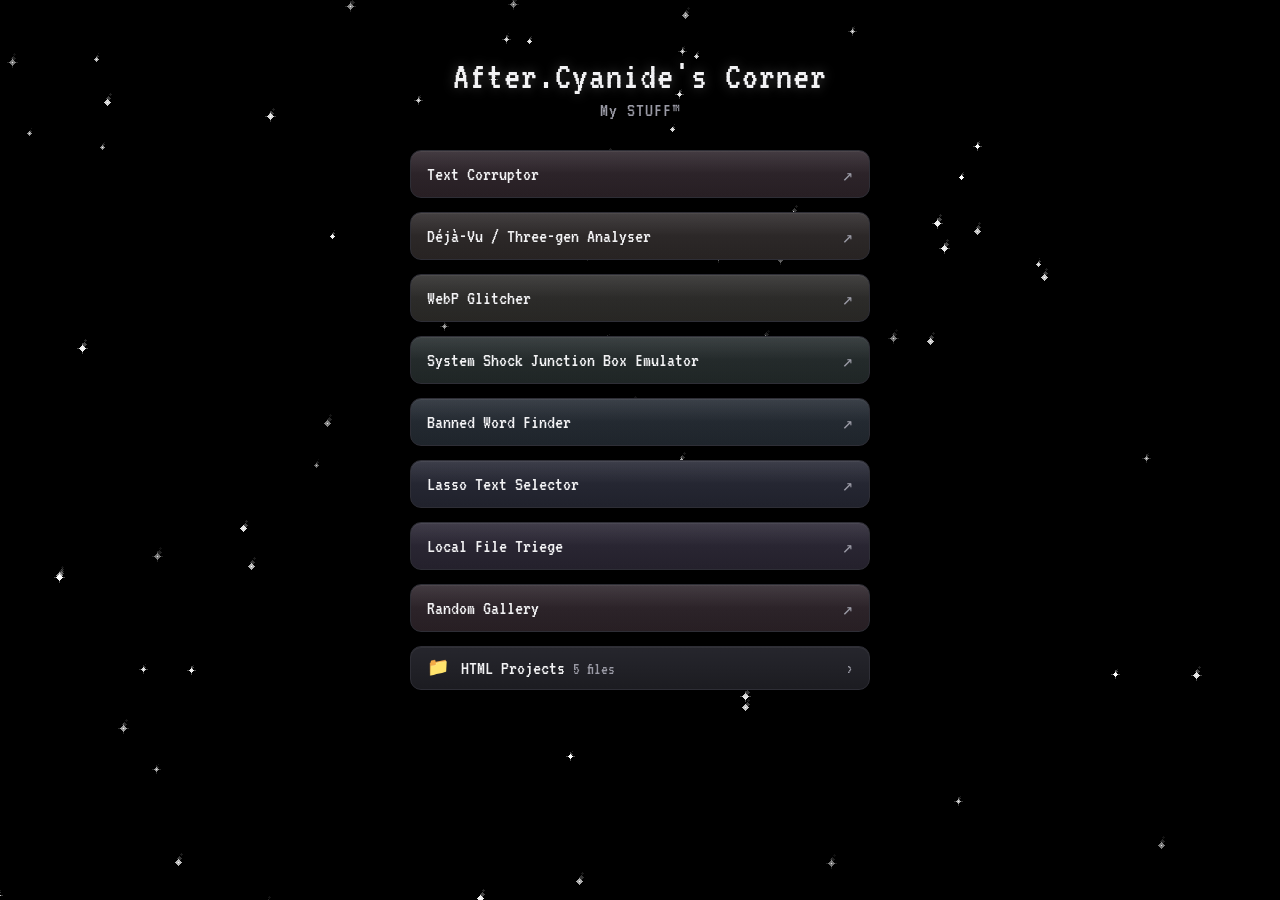
<file: index.html>
<!DOCTYPE html>
<html lang="en">
<head>
<meta charset="UTF-8" />
<meta name="viewport" content="width=device-width, initial-scale=1.0" />
<title>After.Cyanide's Corner</title>
<link rel="preconnect" href="https://fonts.googleapis.com" />
<link rel="preconnect" href="https://fonts.gstatic.com" crossorigin />
<link href="https://fonts.googleapis.com/css2?family=VT323&display=swap" rel="stylesheet" />
<style>
    :root {
        --bg: #0d0d0f;
        --surface: #1c1c21;
        --surface-hi: #26262d;
        --border: #2e2e36;
        --text: #f2f2f4;
        --muted: #9a9aa5;
        --accent: #ffffff;
    }

    * { box-sizing: border-box; }

    html, body {
        margin: 0;
        min-height: 100%;
        background: #000;
        color: var(--text);
        font-family: "VT323", "Courier New", monospace;
        font-size: 19px;
        -webkit-font-smoothing: antialiased;
    }

    /* star-shower background */
    #stars {
        position: fixed;
        inset: 0;
        width: 100%;
        height: 100%;
        display: block;
        z-index: 0;
    }

    body {
        display: flex;
        justify-content: center;
        padding: 56px 20px 72px;
    }

    .page {
        position: relative;
        z-index: 1;
        width: 100%;
        max-width: 460px;
    }

    /* ---------- Header ---------- */
    .profile {
        text-align: center;
        margin-bottom: 30px;
    }

    .profile h1 {
        margin: 0;
        font-size: 40px;
        font-weight: 400;
        letter-spacing: 1px;
        color: var(--text);
        text-shadow: 0 0 12px rgba(255, 255, 255, 0.25);
    }

    .profile p {
        margin: 4px 0 0;
        font-size: 20px;
        letter-spacing: 1px;
        color: var(--muted);
    }

    /* ---------- Views ---------- */
    .view {
        display: none;
    }

    .view.active {
        display: block;
        animation: fade 0.18s ease;
    }

    @keyframes fade {
        from { opacity: 0; transform: translateY(6px); }
        to   { opacity: 1; transform: translateY(0); }
    }

    /* ---------- Back button ---------- */
    .back {
        display: inline-flex;
        align-items: center;
        gap: 7px;
        margin-bottom: 18px;
        padding: 8px 14px;
        border-radius: 10px;
        border: 1px solid var(--border);
        background: linear-gradient(180deg, var(--surface-hi), var(--surface));
        color: var(--text);
        font: inherit;
        font-size: 19px;
        font-weight: 400;
        cursor: pointer;
        box-shadow: 0 1px 0 rgba(255, 255, 255, 0.06) inset, 0 4px 12px rgba(0, 0, 0, 0.4);
        transition: transform 0.16s ease, border-color 0.16s ease;
    }

    .back:hover {
        transform: translateX(-2px);
        border-color: #4a4a56;
    }

    .view-title {
        margin: 0 0 16px;
        font-size: 22px;
        font-weight: 400;
        letter-spacing: 2px;
        text-transform: uppercase;
        color: var(--muted);
    }

    /* ---------- Folder cards (home) ---------- */
    .folder-card {
        display: flex;
        align-items: center;
        gap: 12px;
        width: 100%;
        padding: 11px 16px;
        margin-top: 14px;
        border-radius: 11px;
        border: 1px solid var(--border);
        background: linear-gradient(180deg, var(--surface-hi), var(--surface));
        color: var(--text);
        font: inherit;
        text-align: left;
        cursor: pointer;
        box-shadow: 0 1px 0 rgba(255, 255, 255, 0.06) inset, 0 4px 12px rgba(0, 0, 0, 0.4);
        transition: transform 0.16s ease, box-shadow 0.16s ease, border-color 0.16s ease;
    }

    .folder-card:hover,
    .folder-card:focus-visible {
        transform: translateY(-2px);
        border-color: #4a4a56;
        box-shadow: 0 1px 0 rgba(255, 255, 255, 0.12) inset, 0 12px 28px rgba(0, 0, 0, 0.6);
        outline: none;
    }

    .folder-card .folder-icon {
        font-size: 18px;
        line-height: 1;
    }

    .folder-card .folder-meta {
        flex: 1;
        min-width: 0;
        display: flex;
        align-items: baseline;
        gap: 8px;
    }

    .folder-card .folder-name {
        font-size: 20px;
        font-weight: 400;
    }

    .folder-card .folder-count {
        font-size: 17px;
        color: var(--muted);
    }

    .folder-card .chev {
        color: var(--muted);
        font-size: 18px;
        transition: transform 0.16s ease, color 0.16s ease;
    }

    .folder-card:hover .chev {
        color: var(--accent);
        transform: translateX(3px);
    }

    /* ---------- Links ---------- */
    .links {
        display: flex;
        flex-direction: column;
        gap: 14px;
    }

    .link {
        position: relative;
        display: flex;
        align-items: center;
        gap: 12px;
        padding: 11px 16px;
        border-radius: 11px;
        text-decoration: none;
        color: var(--text);
        background:
            linear-gradient(180deg, var(--tinge, transparent), var(--tinge, transparent)),
            linear-gradient(180deg, var(--surface-hi), var(--surface));
        border: 1px solid var(--border);
        box-shadow:
            0 1px 0 rgba(255, 255, 255, 0.06) inset,
            0 4px 12px rgba(0, 0, 0, 0.4);
        transition: transform 0.16s ease, box-shadow 0.16s ease, border-color 0.16s ease;
        overflow: hidden;
    }

    /* glossy sheen */
    .link::before {
        content: "";
        position: absolute;
        inset: 0 0 auto 0;
        height: 50%;
        background: linear-gradient(180deg, rgba(255, 255, 255, 0.09), rgba(255, 255, 255, 0));
        pointer-events: none;
    }

    .link:hover,
    .link:focus-visible {
        transform: translateY(-2px);
        border-color: #4a4a56;
        box-shadow:
            0 1px 0 rgba(255, 255, 255, 0.12) inset,
            0 12px 28px rgba(0, 0, 0, 0.6),
            0 0 0 1px rgba(255, 255, 255, 0.05);
        outline: none;
    }

    .link:active {
        transform: translateY(0);
    }

    .meta {
        flex: 1;
        min-width: 0;
    }

    .meta .name {
        display: block;
        font-size: 20px;
        font-weight: 400;
        line-height: 1.2;
    }

    .chev {
        flex-shrink: 0;
        color: var(--muted);
        font-size: 18px;
        transition: transform 0.16s ease, color 0.16s ease;
    }

    .link:hover .chev,
    .link:focus-visible .chev {
        color: var(--accent);
        transform: translateX(3px);
    }
</style>
</head>
<body>
    <canvas id="stars"></canvas>

    <div class="page">
        <header class="profile">
            <h1>After.Cyanide's Corner</h1>
            <p>My STUFF&trade;</p>
        </header>

        <main>
            <section class="view active" id="view-home"></section>
            <section class="view" id="view-folder"></section>
        </main>
    </div>

    <script>
        /*
         * ============================================================
         *  PROJECT REGISTRY
         *
         *  LINKS   -> loose projects shown directly on the home view
         *             (Vercel / GitHub / AI Studio, etc.)
         *  SECTIONS -> folders for smaller stuff; clicking one opens
         *             a folder view with its files and a back button.
         *
         *  Each item can be either:
         *    { url: "https://...", ... }  -> external link (new tab)
         *    { file: "x.html", ... }      -> local file (folder/file)
         * ============================================================
         */
        const LINKS = [
            { url: "https://text-corruptor.vercel.app/", code: "TC", name: "Text Corruptor" },
            { url: "https://deja-vu-and-three-gen-analyser.vercel.app/", code: "DV", name: "Déjà-Vu / Three-gen Analyser" },
            { url: "https://webp-glitcher.vercel.app/", code: "WG", name: "WebP Glitcher" },
            { file: "apps/system-shock-junction/", code: "SS", name: "System Shock Junction Box Emulator" },
            { file: "apps/banned-word-finder/", code: "BW", name: "Banned Word Finder" },
            { file: "apps/lasso-text-selector/", code: "LS", name: "Lasso Text Selector" },
            { file: "apps/local-file-triege/", code: "LF", name: "Local File Triege" },
            { file: "apps/random-gallery/", code: "RG", name: "Random Gallery" }
            // Add more loose projects here:
            // { url: "https://...", code: "XX", name: "..." }
            // { file: "apps/name/", code: "XX", name: "..." }
        ];

        const SECTIONS = [
            {
                title: "HTML Projects",
                folder: "html projects",
                items: [
                    { file: "BJ.html", code: "BJ", name: "Paw-Pad 2100" },
                    { file: "CL.html", code: "CL", name: "Acquisition Required | Crash Landing" },
                    { file: "PL.html", code: "PL", name: "Tundratown / Desert Dunes" },
                    { file: "RT.html", code: "RT", name: "Rocky's School Records" },
                    { file: "SR.html", code: "SR", name: "Klyntar Mission Dossier" }
                ]
            }
            // Add more folders like this later:
            // { title: "Art", folder: "art", items: [ { file: "x.html", code: "X", name: "..." } ] }
        ];

        const homeView = document.getElementById("view-home");
        const folderView = document.getElementById("view-folder");

        function showView(view) {
            homeView.classList.toggle("active", view === "home");
            folderView.classList.toggle("active", view === "folder");
            window.scrollTo(0, 0);
        }

        /* ---------- Build a single link element ---------- */
        // subtle 5% colour tinges, cycled per link
        const TINGES = [
            "rgba(255, 80, 80, 0.05)",    // red
            "rgba(255, 170, 60, 0.05)",   // orange
            "rgba(255, 235, 90, 0.05)",   // yellow
            "rgba(90, 220, 120, 0.05)",   // green
            "rgba(80, 200, 235, 0.05)",   // cyan
            "rgba(110, 140, 255, 0.05)",  // blue
            "rgba(190, 120, 255, 0.05)"   // purple
        ];
        let tingeIndex = 0;

        function makeLink(entry, folder) {
            const a = document.createElement("a");
            a.className = "link";
            a.style.setProperty("--tinge", TINGES[tingeIndex++ % TINGES.length]);

            // Loose links (no folder) always leave the Corner -> new tab + out arrow.
            // Folder items stay in-page -> same tab + chevron.
            const leaves = !folder;
            a.href = entry.url ? entry.url : (folder ? folder + "/" : "") + entry.file;
            if (leaves) {
                a.target = "_blank";
                a.rel = "noopener noreferrer";
            }

            a.innerHTML =
                '<span class="meta">' +
                    '<span class="name">' + entry.name + '</span>' +
                '</span>' +
                '<span class="chev">' + (leaves ? '&#8599;' : '&#8250;') + '</span>';
            return a;
        }

        /* ---------- Home view: loose links, then folder cards ---------- */
        if (LINKS.length) {
            const group = document.createElement("div");
            group.className = "links";
            LINKS.forEach(function (entry) {
                group.appendChild(makeLink(entry, ""));
            });
            homeView.appendChild(group);
        }

        SECTIONS.forEach(function (section) {
            const card = document.createElement("button");
            card.type = "button";
            card.className = "folder-card";
            card.innerHTML =
                '<span class="folder-icon">&#128193;</span>' +
                '<span class="folder-meta">' +
                    '<span class="folder-name">' + section.title + '</span>' +
                    '<span class="folder-count">' + section.items.length +
                        ' file' + (section.items.length === 1 ? "" : "s") + '</span>' +
                '</span>' +
                '<span class="chev">&#8250;</span>';            card.addEventListener("click", function () {
                openFolder(section);
            });
            homeView.appendChild(card);
        });

        /* ---------- Folder view: back button + file links ---------- */
        function openFolder(section) {
            folderView.innerHTML = "";

            const back = document.createElement("button");
            back.type = "button";
            back.className = "back";
            back.innerHTML = '&#8592; Back';
            back.addEventListener("click", function () {
                showView("home");
            });
            folderView.appendChild(back);

            const title = document.createElement("h2");
            title.className = "view-title";
            title.textContent = section.title;
            folderView.appendChild(title);

            const group = document.createElement("div");
            group.className = "links";

            section.items.forEach(function (entry) {
                group.appendChild(makeLink(entry, section.folder));
            });

            folderView.appendChild(group);
            showView("folder");
        }

        /* ============================================================
         *  STAR-SHOWER BACKGROUND
         *  Pixel-art diamond stars falling diagonally (~20° left)
         *  with a short fading trail and an occasional sparkle.
         *  Rarely, a random emoji falls instead of a star.
         * ============================================================ */
        (function () {
            const canvas = document.getElementById("stars");
            const ctx = canvas.getContext("2d");
            let w, h, stars;

            const ANGLE = 20 * Math.PI / 180;   // 20° to the left
            const DX = -Math.sin(ANGLE);         // horizontal step
            const DY = Math.cos(ANGLE);          // vertical step

            const EMOJI_MIN_MS = 10000;          // earliest next emoji (10s)
            const EMOJI_MAX_MS = 16000;          // latest next emoji (16s)
            const EMOJIS = [
                "🍞", "🦝", "👾", "🛸", "🚀", "🪐", "👽", "🐸", "🍕",
                "🐰", "🦦"
            ];

            // time-gated emoji spawn: at most one every 10-16 seconds
            let nextEmojiAt = Date.now() + EMOJI_MIN_MS + Math.random() * (EMOJI_MAX_MS - EMOJI_MIN_MS);

            function resize() {
                w = canvas.width = window.innerWidth;
                h = canvas.height = window.innerHeight;
            }

            function makeStar() {
                return {
                    x: Math.random() * w,
                    y: Math.random() * h,
                    r: 2 + Math.floor(Math.random() * 2),   // diamond radius 2-3px
                    speed: 1.2 + Math.random() * 2.2,
                    alpha: 0.4 + Math.random() * 0.6,
                    glint: Math.random() < 0.45,              // sparkle cross
                    emoji: null,
                    size: 18 + Math.random() * 10             // emoji font size
                };
            }

            // turn a random star into an emoji falling from the top
            function spawnEmoji() {
                if (!stars.length) return;
                const s = stars[Math.floor(Math.random() * stars.length)];
                s.emoji = EMOJIS[Math.floor(Math.random() * EMOJIS.length)];
                s.size = 18 + Math.random() * 10;
                s.x = Math.random() * w;
                s.y = -s.size;
                s.speed = 1.2 + Math.random() * 2.2;
                s.alpha = 0.4 + Math.random() * 0.6;
            }

            // draw a pixel-art diamond centred on (cx, cy)
            function diamond(cx, cy, r, alpha) {
                ctx.fillStyle = "rgba(255, 255, 255, " + alpha + ")";
                for (let dy = -r; dy <= r; dy++) {
                    const half = r - Math.abs(dy);
                    ctx.fillRect(Math.round(cx - half), Math.round(cy + dy), half * 2 + 1, 1);
                }
            }

            function init() {
                resize();
                const count = Math.round((w * h) / 16000);
                stars = [];
                for (let i = 0; i < count; i++) stars.push(makeStar());
            }

            function draw() {
                ctx.clearRect(0, 0, w, h);

                // time-gated emoji spawn
                if (Date.now() >= nextEmojiAt) {
                    spawnEmoji();
                    nextEmojiAt = Date.now() + EMOJI_MIN_MS + Math.random() * (EMOJI_MAX_MS - EMOJI_MIN_MS);
                }

                for (let i = 0; i < stars.length; i++) {
                    const s = stars[i];

                    // rare emoji particle
                    if (s.emoji) {
                        ctx.font = s.size + "px serif";
                        ctx.textAlign = "center";
                        ctx.textBaseline = "middle";
                        ctx.globalAlpha = s.alpha;
                        ctx.fillText(s.emoji, s.x, s.y);
                        ctx.globalAlpha = 1;

                        s.x += DX * s.speed;
                        s.y += DY * s.speed;

                        if (s.y > h + s.size || s.x < -s.size) {
                            stars[i] = makeStar();
                            stars[i].y = -stars[i].size;
                            stars[i].x = Math.random() * (w + 80);
                        }
                        continue;
                    }

                    // short fading trail of shrinking diamonds
                    for (let t = 2; t >= 1; t--) {
                        const a = s.alpha * (1 - t / 3) * 0.45;
                        diamond(
                            s.x - DX * s.r * t * 1.4,
                            s.y - DY * s.r * t * 1.4,
                            Math.max(0, s.r - t),
                            a
                        );
                    }

                    // sparkle glint (thin cross)
                    if (s.glint) {
                        ctx.fillStyle = "rgba(255, 255, 255, " + (s.alpha * 0.3) + ")";
                        ctx.fillRect(Math.round(s.x - s.r - 2), Math.round(s.y), s.r * 2 + 5, 1);
                        ctx.fillRect(Math.round(s.x), Math.round(s.y - s.r - 2), 1, s.r * 2 + 5);
                    }

                    // star body + bright core
                    diamond(s.x, s.y, s.r, s.alpha);
                    ctx.fillStyle = "rgba(255, 255, 255, " + Math.min(1, s.alpha + 0.35) + ")";
                    ctx.fillRect(Math.round(s.x), Math.round(s.y), 1, 1);

                    s.x += DX * s.speed;
                    s.y += DY * s.speed;

                    if (s.y > h + s.r * 2 || s.x < -s.r * 2) {
                        stars[i] = makeStar();
                        stars[i].y = -stars[i].r * 2;
                        stars[i].x = Math.random() * (w + 80);
                    }
                }
                requestAnimationFrame(draw);
            }

            window.addEventListener("resize", init);
            init();
            draw();
        })();
    </script>
</body>
</html>
</file>
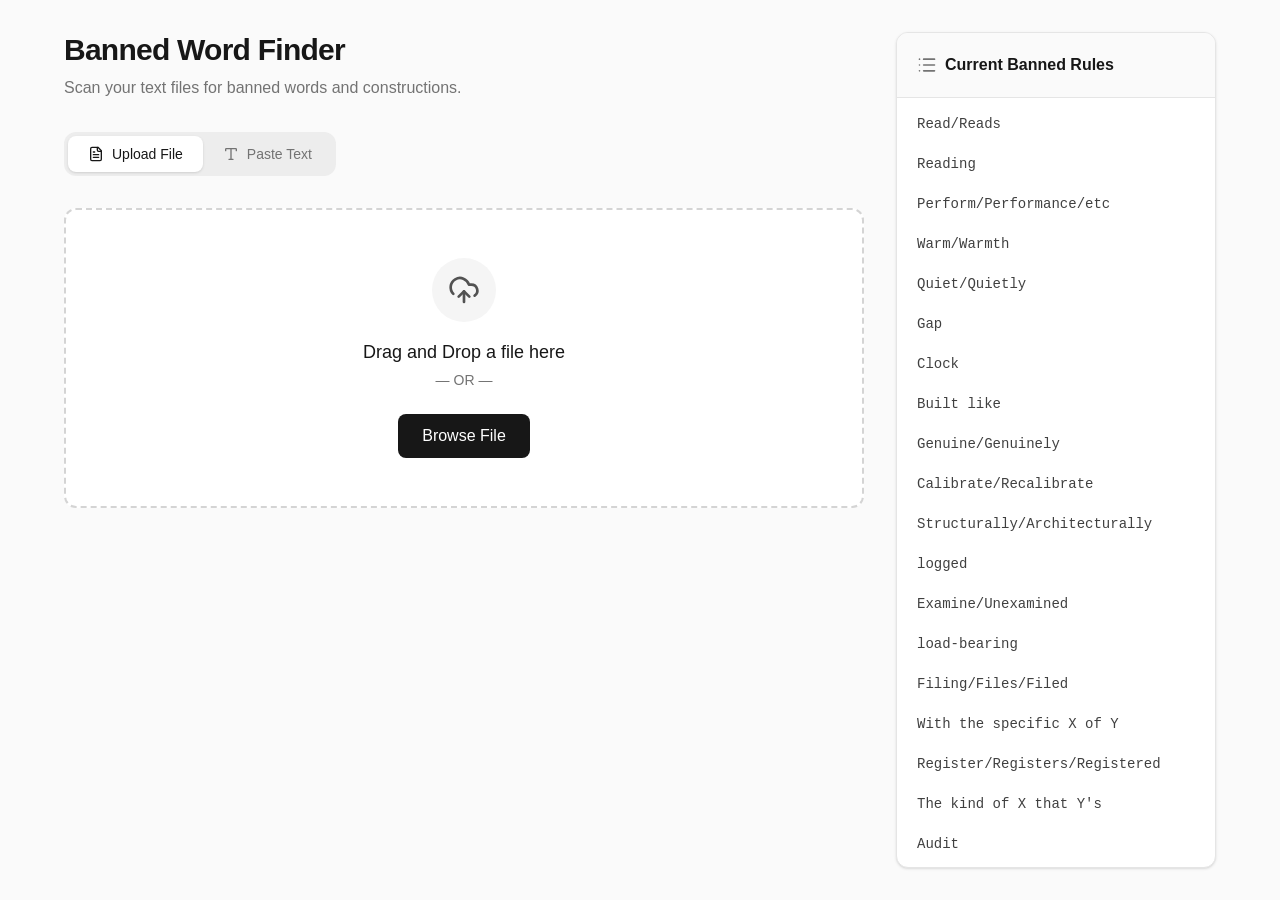
<file: apps/banned-word-finder/index.html>
<!doctype html>
<html lang="en">
  <head>
    <meta charset="UTF-8" />
    <meta name="viewport" content="width=device-width, initial-scale=1.0" />
    <title>Banned Word Finder</title>
    <meta name="description" content="Scans text files for banned words and constructions." />
    <meta property="og:title" content="Banned Word Finder" />
    <meta property="og:description" content="Scans text files for banned words and constructions." />
    <meta property="og:type" content="website" />
    <meta name="twitter:card" content="summary_large_image" />
    <script type="module" crossorigin src="./assets/index-C7dOoDCg.js"></script>
    <link rel="stylesheet" crossorigin href="./assets/index-B5eNVemQ.css">
  </head>
  <body>
    <div id="root"></div>
  </body>
</html>
</file>
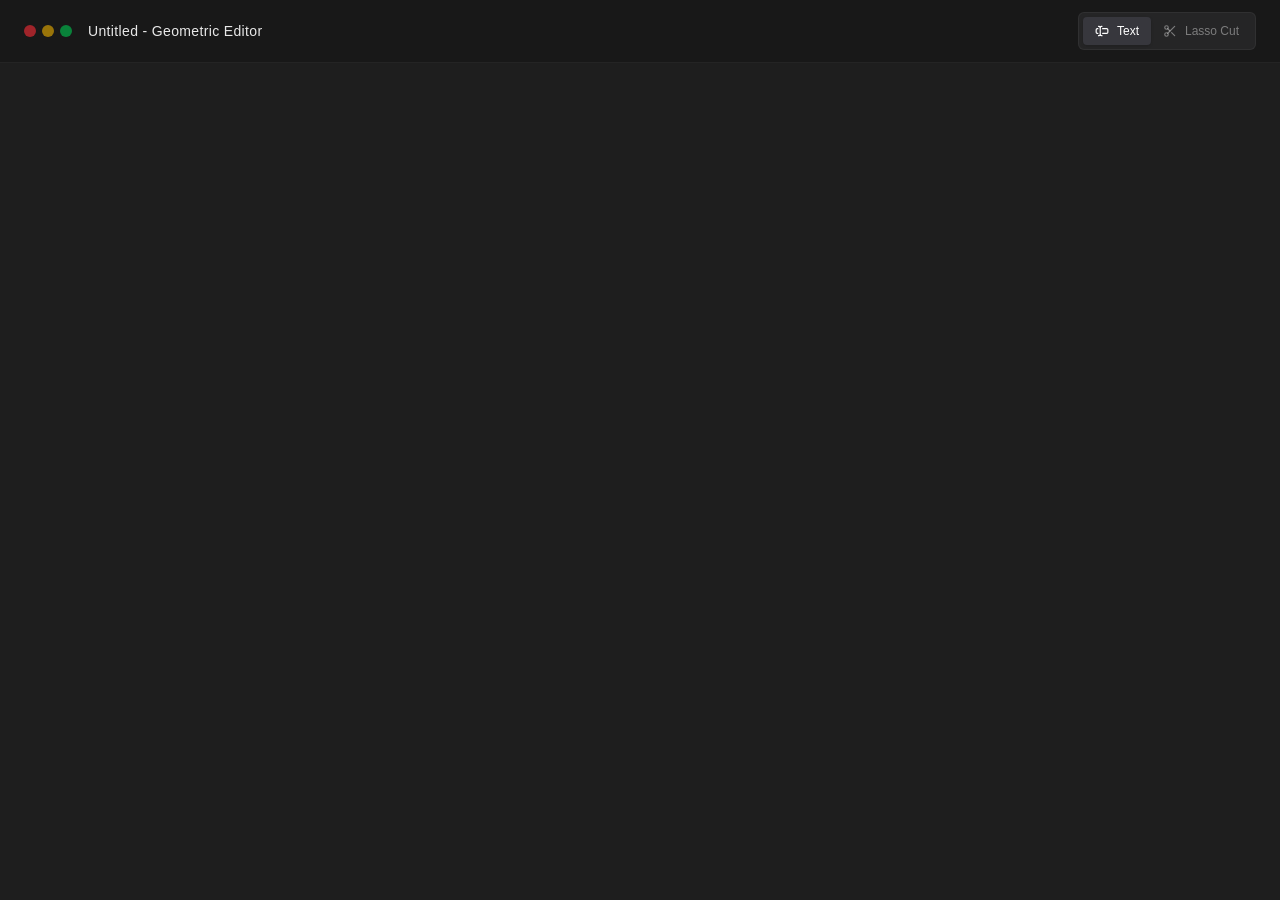
<file: apps/lasso-text-selector/index.html>
<!doctype html>
<html lang="en">
  <head>
    <meta charset="UTF-8" />
    <meta name="viewport" content="width=device-width, initial-scale=1.0" />
    <title>My Google AI Studio App</title>
    <script type="module" crossorigin src="./assets/index-rw6uJf5G.js"></script>
    <link rel="stylesheet" crossorigin href="./assets/index-DQFNQW0t.css">
  </head>
  <body>
    <div id="root"></div>
  </body>
</html>
</file>
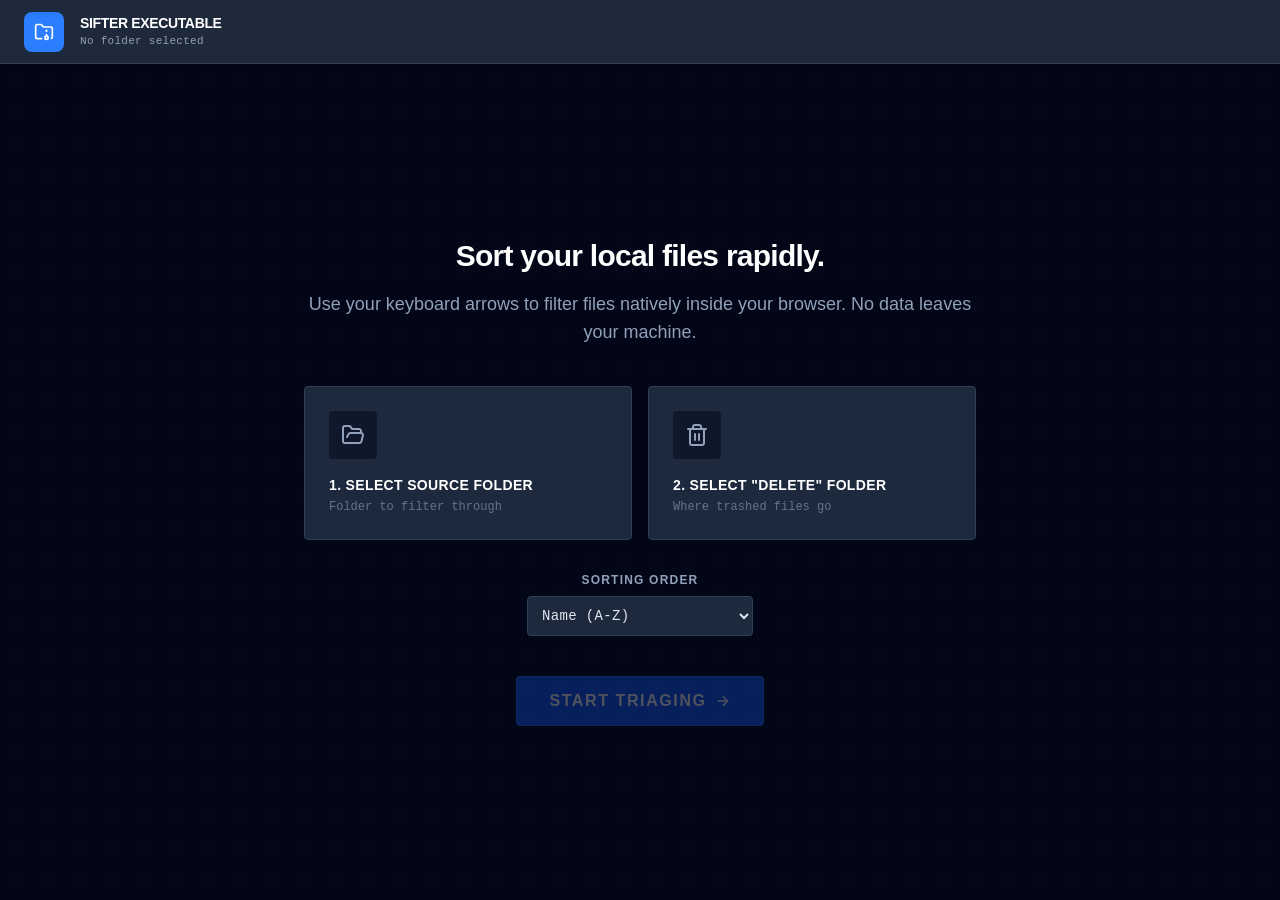
<file: apps/local-file-triege/index.html>
<!doctype html>
<html lang="en">
  <head>
    <meta charset="UTF-8" />
    <meta name="viewport" content="width=device-width, initial-scale=1.0" />
    <title>My Google AI Studio App</title>
    <script type="module" crossorigin src="./assets/index-BhmKQ6vK.js"></script>
    <link rel="stylesheet" crossorigin href="./assets/index-CD5vP_h8.css">
  </head>
  <body>
    <div id="root"></div>
  </body>
</html>
</file>
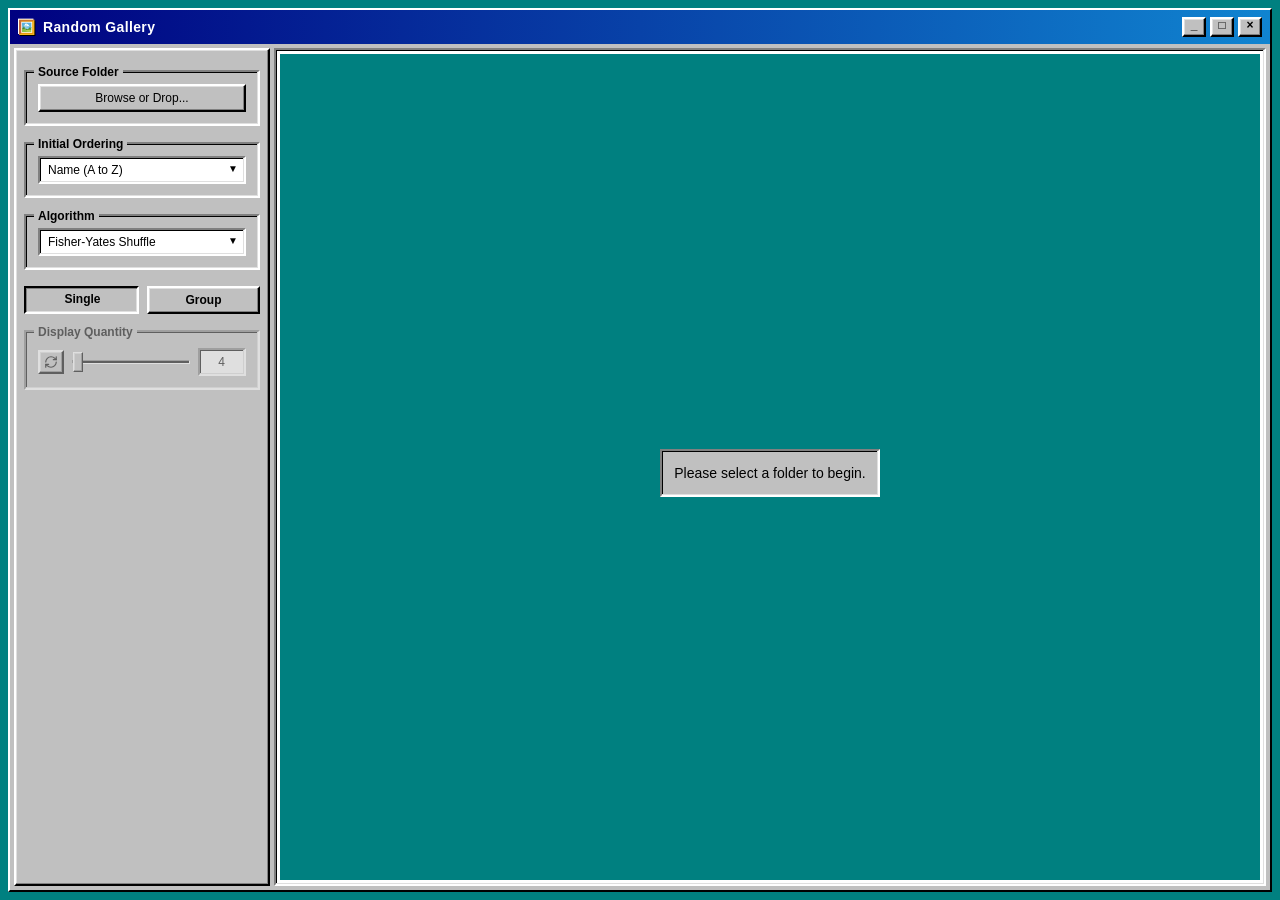
<file: apps/random-gallery/index.html>
<!doctype html>
<html lang="en">
  <head>
    <meta charset="UTF-8" />
    <meta name="viewport" content="width=device-width, initial-scale=1.0" />
    <title>My Google AI Studio App</title>
    <script type="module" crossorigin src="./assets/index-BJOvSGLN.js"></script>
    <link rel="stylesheet" crossorigin href="./assets/index-wAI0eUwC.css">
  </head>
  <body>
    <div id="root"></div>
  </body>
</html>
</file>
<file: apps/banned-word-finder/assets/index-B5eNVemQ.css>
/*! tailwindcss v4.3.3 | MIT License | https://tailwindcss.com */@layer properties{@supports (((-webkit-hyphens:none)) and (not (margin-trim:inline))) or ((-moz-orient:inline) and (not (color:rgb(from red r g b)))){*,:before,:after,::backdrop{--tw-space-y-reverse:0;--tw-divide-y-reverse:0;--tw-border-style:solid;--tw-font-weight:initial;--tw-tracking:initial;--tw-shadow:0 0 #0000;--tw-shadow-color:initial;--tw-shadow-alpha:100%;--tw-inset-shadow:0 0 #0000;--tw-inset-shadow-color:initial;--tw-inset-shadow-alpha:100%;--tw-ring-color:initial;--tw-ring-shadow:0 0 #0000;--tw-inset-ring-color:initial;--tw-inset-ring-shadow:0 0 #0000;--tw-ring-inset:initial;--tw-ring-offset-width:0px;--tw-ring-offset-color:#fff;--tw-ring-offset-shadow:0 0 #0000}}}@layer theme{:root,:host{--font-sans:-apple-system, BlinkMacSystemFont, "Segoe UI", Roboto, "Helvetica Neue", "Noto Sans", Arial, sans-serif, "Apple Color Emoji", "Segoe UI Emoji", "Segoe UI Symbol", "Noto Color Emoji";--font-mono:ui-monospace, SFMono-Regular, Menlo, Monaco, Consolas, "Liberation Mono", "Courier New", monospace;--color-red-50:oklch(97.1% .013 17.38);--color-red-200:oklch(88.5% .062 18.334);--color-red-600:oklch(57.7% .245 27.325);--color-red-700:oklch(50.5% .213 27.518);--color-blue-50:oklch(97% .014 254.604);--color-blue-500:oklch(62.3% .214 259.815);--color-neutral-50:oklch(98.5% 0 none);--color-neutral-100:oklch(97% 0 none);--color-neutral-200:oklch(92.2% 0 none);--color-neutral-300:oklch(87% 0 none);--color-neutral-400:oklch(70.8% 0 none);--color-neutral-500:oklch(55.6% 0 none);--color-neutral-600:oklch(43.9% 0 none);--color-neutral-700:oklch(37.1% 0 none);--color-neutral-800:oklch(26.9% 0 none);--color-neutral-900:oklch(20.5% 0 none);--color-white:#fff;--spacing:.25rem;--container-6xl:72rem;--text-xs:.75rem;--text-xs--line-height:calc(1 / .75);--text-sm:.875rem;--text-sm--line-height:calc(1.25 / .875);--text-base:1rem;--text-base--line-height: 1.5 ;--text-lg:1.125rem;--text-lg--line-height:calc(1.75 / 1.125);--text-3xl:1.875rem;--text-3xl--line-height: 1.2 ;--font-weight-medium:500;--font-weight-semibold:600;--font-weight-bold:700;--tracking-tight:-.025em;--tracking-wide:.025em;--tracking-wider:.05em;--radius-md:.375rem;--radius-lg:.5rem;--radius-xl:.75rem;--animate-spin:spin 1s linear infinite;--default-transition-duration:.15s;--default-transition-timing-function:cubic-bezier(.4, 0, .2, 1);--default-font-family:var(--font-sans);--default-mono-font-family:var(--font-mono)}}@layer base{*,:after,:before,::backdrop{box-sizing:border-box;border:0 solid;margin:0;padding:0}::file-selector-button{box-sizing:border-box;border:0 solid;margin:0;padding:0}html,:host{-webkit-text-size-adjust:100%;-moz-tab-size:4;tab-size:4;line-height:1.5;font-family:var(--default-font-family,-apple-system, BlinkMacSystemFont, "Segoe UI", Roboto, "Helvetica Neue", "Noto Sans", Arial, sans-serif, "Apple Color Emoji", "Segoe UI Emoji", "Segoe UI Symbol", "Noto Color Emoji");font-feature-settings:var(--default-font-feature-settings,normal);font-variation-settings:var(--default-font-variation-settings,normal);-webkit-tap-highlight-color:transparent}hr{height:0;color:inherit;border-top-width:1px}abbr:where([title]){-webkit-text-decoration:underline dotted;text-decoration:underline dotted}h1,h2,h3,h4,h5,h6{font-size:inherit;font-weight:inherit}a{color:inherit;-webkit-text-decoration:inherit;text-decoration:inherit}b,strong{font-weight:bolder}code,kbd,samp,pre{font-family:var(--default-mono-font-family,ui-monospace, SFMono-Regular, Menlo, Monaco, Consolas, "Liberation Mono", "Courier New", monospace);font-feature-settings:var(--default-mono-font-feature-settings,normal);font-variation-settings:var(--default-mono-font-variation-settings,normal);font-size:1em}small{font-size:80%}sub,sup{vertical-align:baseline;font-size:75%;line-height:0;position:relative}sub{bottom:-.25em}sup{top:-.5em}table{text-indent:0;border-color:inherit;border-collapse:collapse}:-moz-focusring:where(:not(iframe)){outline:auto}progress{vertical-align:baseline}summary{display:list-item}ol,ul,menu{list-style:none}img,svg,video,canvas,audio,iframe,embed,object{vertical-align:middle;display:block}img,video{max-width:100%;height:auto}button,input,select,optgroup,textarea{font:inherit;font-feature-settings:inherit;font-variation-settings:inherit;letter-spacing:inherit;color:inherit;opacity:1;background-color:#0000;border-radius:0}::file-selector-button{font:inherit;font-feature-settings:inherit;font-variation-settings:inherit;letter-spacing:inherit;color:inherit;opacity:1;background-color:#0000;border-radius:0}:where(select:is([multiple],[size])) optgroup{font-weight:bolder}:where(select:is([multiple],[size])) optgroup option{padding-inline-start:20px}::file-selector-button{margin-inline-end:4px}::placeholder{opacity:1}@supports (not ((-webkit-appearance:-apple-pay-button))) or (contain-intrinsic-size:1px){::placeholder{color:currentColor}@supports (color:color-mix(in lab,red,red)){::placeholder{color:color-mix(in oklab,currentcolor 50%,transparent)}}}textarea{resize:vertical}::-webkit-search-decoration{-webkit-appearance:none}::-webkit-date-and-time-value{min-height:1lh;text-align:inherit}::-webkit-datetime-edit{display:inline-flex}::-webkit-datetime-edit-fields-wrapper{padding:0}::-webkit-datetime-edit{padding-block:0}::-webkit-datetime-edit-year-field{padding-block:0}::-webkit-datetime-edit-month-field{padding-block:0}::-webkit-datetime-edit-day-field{padding-block:0}::-webkit-datetime-edit-hour-field{padding-block:0}::-webkit-datetime-edit-minute-field{padding-block:0}::-webkit-datetime-edit-second-field{padding-block:0}::-webkit-datetime-edit-millisecond-field{padding-block:0}::-webkit-datetime-edit-meridiem-field{padding-block:0}::-webkit-calendar-picker-indicator{line-height:1}:-moz-ui-invalid{box-shadow:none}button,input:where([type=button],[type=reset],[type=submit]){-webkit-appearance:button;-moz-appearance:button;appearance:button}::file-selector-button{-webkit-appearance:button;-moz-appearance:button;appearance:button}::-webkit-inner-spin-button{height:auto}::-webkit-outer-spin-button{height:auto}[hidden]:where(:not([hidden=until-found])){display:none!important}}@layer components;@layer utilities{.relative{position:relative}.mt-1{margin-top:var(--spacing)}.mt-2{margin-top:calc(var(--spacing) * 2)}.mb-1{margin-bottom:var(--spacing)}.mb-3{margin-bottom:calc(var(--spacing) * 3)}.mb-8{margin-bottom:calc(var(--spacing) * 8)}.ml-4{margin-left:calc(var(--spacing) * 4)}.ml-9{margin-left:calc(var(--spacing) * 9)}.block{display:block}.flex{display:flex}.hidden{display:none}.inline-block{display:inline-block}.inline-flex{display:inline-flex}.h-4{height:calc(var(--spacing) * 4)}.h-5{height:calc(var(--spacing) * 5)}.h-6{height:calc(var(--spacing) * 6)}.h-8{height:calc(var(--spacing) * 8)}.h-64{height:calc(var(--spacing) * 64)}.h-full{height:100%}.max-h-\[600px\]{max-height:600px}.min-h-screen{min-height:100vh}.w-4{width:calc(var(--spacing) * 4)}.w-5{width:calc(var(--spacing) * 5)}.w-6{width:calc(var(--spacing) * 6)}.w-8{width:calc(var(--spacing) * 8)}.w-fit{width:fit-content}.w-full{width:100%}.max-w-6xl{max-width:var(--container-6xl)}.max-w-\[300px\]{max-width:300px}.flex-1{flex:1}.shrink-0{flex-shrink:0}.animate-spin{animation:var(--animate-spin)}.resize-none{resize:none}.flex-col{flex-direction:column}.items-center{align-items:center}.items-start{align-items:flex-start}.justify-between{justify-content:space-between}.justify-center{justify-content:center}.gap-2{gap:calc(var(--spacing) * 2)}.gap-3{gap:calc(var(--spacing) * 3)}.gap-4{gap:calc(var(--spacing) * 4)}.gap-8{gap:calc(var(--spacing) * 8)}:where(.space-y-1>:not(:last-child)){--tw-space-y-reverse:0;margin-block-start:calc(var(--spacing) * var(--tw-space-y-reverse));margin-block-end:calc(var(--spacing) * calc(1 - var(--tw-space-y-reverse)))}:where(.space-y-2>:not(:last-child)){--tw-space-y-reverse:0;margin-block-start:calc(calc(var(--spacing) * 2) * var(--tw-space-y-reverse));margin-block-end:calc(calc(var(--spacing) * 2) * calc(1 - var(--tw-space-y-reverse)))}:where(.divide-y>:not(:last-child)){--tw-divide-y-reverse:0;border-bottom-style:var(--tw-border-style);border-top-style:var(--tw-border-style);border-top-width:calc(1px * var(--tw-divide-y-reverse));border-bottom-width:calc(1px * calc(1 - var(--tw-divide-y-reverse)))}:where(.divide-neutral-200>:not(:last-child)){border-color:var(--color-neutral-200)}.self-start{align-self:flex-start}.truncate{text-overflow:ellipsis;white-space:nowrap;overflow:hidden}.overflow-auto{overflow:auto}.overflow-hidden{overflow:hidden}.overflow-y-auto{overflow-y:auto}.rounded{border-radius:.25rem}.rounded-full{border-radius:3.40282e38px}.rounded-lg{border-radius:var(--radius-lg)}.rounded-md{border-radius:var(--radius-md)}.rounded-xl{border-radius:var(--radius-xl)}.border{border-style:var(--tw-border-style);border-width:1px}.border-2{border-style:var(--tw-border-style);border-width:2px}.border-b{border-bottom-style:var(--tw-border-style);border-bottom-width:1px}.border-dashed{--tw-border-style:dashed;border-style:dashed}.border-blue-500{border-color:var(--color-blue-500)}.border-neutral-200{border-color:var(--color-neutral-200)}.border-neutral-300{border-color:var(--color-neutral-300)}.border-red-200{border-color:var(--color-red-200)}.border-t-neutral-900{border-top-color:var(--color-neutral-900)}.bg-blue-50\/50{background-color:#eff6ff80}@supports (color:color-mix(in lab,red,red)){.bg-blue-50\/50{background-color:color-mix(in oklab,var(--color-blue-50) 50%,transparent)}}.bg-neutral-50{background-color:var(--color-neutral-50)}.bg-neutral-100{background-color:var(--color-neutral-100)}.bg-neutral-200\/60{background-color:#e5e5e599}@supports (color:color-mix(in lab,red,red)){.bg-neutral-200\/60{background-color:color-mix(in oklab,var(--color-neutral-200) 60%,transparent)}}.bg-neutral-900{background-color:var(--color-neutral-900)}.bg-red-50{background-color:var(--color-red-50)}.bg-white{background-color:var(--color-white)}.p-0{padding:0}.p-1{padding:var(--spacing)}.p-2{padding:calc(var(--spacing) * 2)}.p-4{padding:calc(var(--spacing) * 4)}.p-5{padding:calc(var(--spacing) * 5)}.p-6{padding:calc(var(--spacing) * 6)}.p-8{padding:calc(var(--spacing) * 8)}.p-12{padding:calc(var(--spacing) * 12)}.px-2{padding-inline:calc(var(--spacing) * 2)}.px-3{padding-inline:calc(var(--spacing) * 3)}.px-5{padding-inline:calc(var(--spacing) * 5)}.px-6{padding-inline:calc(var(--spacing) * 6)}.py-0\.5{padding-block:calc(var(--spacing) * .5)}.py-2{padding-block:calc(var(--spacing) * 2)}.py-2\.5{padding-block:calc(var(--spacing) * 2.5)}.py-4{padding-block:calc(var(--spacing) * 4)}.py-8{padding-block:calc(var(--spacing) * 8)}.text-center{text-align:center}.font-mono{font-family:var(--font-mono)}.text-3xl{font-size:var(--text-3xl);line-height:var(--tw-leading,var(--text-3xl--line-height))}.text-base{font-size:var(--text-base);line-height:var(--tw-leading,var(--text-base--line-height))}.text-lg{font-size:var(--text-lg);line-height:var(--tw-leading,var(--text-lg--line-height))}.text-sm{font-size:var(--text-sm);line-height:var(--tw-leading,var(--text-sm--line-height))}.text-xs{font-size:var(--text-xs);line-height:var(--tw-leading,var(--text-xs--line-height))}.font-bold{--tw-font-weight:var(--font-weight-bold);font-weight:var(--font-weight-bold)}.font-medium{--tw-font-weight:var(--font-weight-medium);font-weight:var(--font-weight-medium)}.font-semibold{--tw-font-weight:var(--font-weight-semibold);font-weight:var(--font-weight-semibold)}.tracking-tight{--tw-tracking:var(--tracking-tight);letter-spacing:var(--tracking-tight)}.tracking-wide{--tw-tracking:var(--tracking-wide);letter-spacing:var(--tracking-wide)}.tracking-wider{--tw-tracking:var(--tracking-wider);letter-spacing:var(--tracking-wider)}.break-words{overflow-wrap:break-word}.break-all{word-break:break-all}.whitespace-pre-wrap{white-space:pre-wrap}.text-neutral-400{color:var(--color-neutral-400)}.text-neutral-500{color:var(--color-neutral-500)}.text-neutral-600{color:var(--color-neutral-600)}.text-neutral-700{color:var(--color-neutral-700)}.text-neutral-900{color:var(--color-neutral-900)}.text-red-600{color:var(--color-red-600)}.text-red-700{color:var(--color-red-700)}.text-white{color:var(--color-white)}.uppercase{text-transform:uppercase}.shadow-sm{--tw-shadow:0 1px 3px 0 var(--tw-shadow-color,#0000001a), 0 1px 2px -1px var(--tw-shadow-color,#0000001a);box-shadow:var(--tw-inset-shadow),var(--tw-inset-ring-shadow),var(--tw-ring-offset-shadow),var(--tw-ring-shadow),var(--tw-shadow)}.transition-all{transition-property:all;transition-timing-function:var(--tw-ease,var(--default-transition-timing-function));transition-duration:var(--tw-duration,var(--default-transition-duration))}.transition-colors{transition-property:color,background-color,border-color,outline-color,text-decoration-color,fill,stroke,--tw-gradient-from,--tw-gradient-via,--tw-gradient-to;transition-timing-function:var(--tw-ease,var(--default-transition-timing-function));transition-duration:var(--tw-duration,var(--default-transition-duration))}@media(hover:hover){.hover\:border-neutral-400:hover{border-color:var(--color-neutral-400)}.hover\:bg-neutral-50:hover{background-color:var(--color-neutral-50)}.hover\:bg-neutral-50\/50:hover{background-color:#fafafa80}@supports (color:color-mix(in lab,red,red)){.hover\:bg-neutral-50\/50:hover{background-color:color-mix(in oklab,var(--color-neutral-50) 50%,transparent)}}.hover\:bg-neutral-800:hover{background-color:var(--color-neutral-800)}.hover\:text-neutral-700:hover{color:var(--color-neutral-700)}}.focus\:border-neutral-900:focus{border-color:var(--color-neutral-900)}.focus\:ring-2:focus{--tw-ring-shadow:var(--tw-ring-inset,) 0 0 0 calc(2px + var(--tw-ring-offset-width)) var(--tw-ring-color,currentcolor);box-shadow:var(--tw-inset-shadow),var(--tw-inset-ring-shadow),var(--tw-ring-offset-shadow),var(--tw-ring-shadow),var(--tw-shadow)}.focus\:ring-neutral-900:focus{--tw-ring-color:var(--color-neutral-900)}.focus\:ring-offset-2:focus{--tw-ring-offset-width:2px;--tw-ring-offset-shadow:var(--tw-ring-inset,) 0 0 0 var(--tw-ring-offset-width) var(--tw-ring-offset-color)}.focus\:outline-none:focus{--tw-outline-style:none;outline-style:none}.disabled\:cursor-not-allowed:disabled{cursor:not-allowed}.disabled\:opacity-50:disabled{opacity:.5}@media(min-width:40rem){.sm\:flex-row{flex-direction:row}.sm\:items-center{align-items:center}}@media(min-width:48rem){.md\:sticky{position:sticky}.md\:top-8{top:calc(var(--spacing) * 8)}.md\:max-h-\[calc\(100vh-4rem\)\]{max-height:calc(100vh - 4rem)}.md\:w-80{width:calc(var(--spacing) * 80)}.md\:flex-row{flex-direction:row}}}@property --tw-space-y-reverse{syntax:"*";inherits:false;initial-value:0}@property --tw-divide-y-reverse{syntax:"*";inherits:false;initial-value:0}@property --tw-border-style{syntax:"*";inherits:false;initial-value:solid}@property --tw-font-weight{syntax:"*";inherits:false}@property --tw-tracking{syntax:"*";inherits:false}@property --tw-shadow{syntax:"*";inherits:false;initial-value:0 0 #0000}@property --tw-shadow-color{syntax:"*";inherits:false}@property --tw-shadow-alpha{syntax:"<percentage>";inherits:false;initial-value:100%}@property --tw-inset-shadow{syntax:"*";inherits:false;initial-value:0 0 #0000}@property --tw-inset-shadow-color{syntax:"*";inherits:false}@property --tw-inset-shadow-alpha{syntax:"<percentage>";inherits:false;initial-value:100%}@property --tw-ring-color{syntax:"*";inherits:false}@property --tw-ring-shadow{syntax:"*";inherits:false;initial-value:0 0 #0000}@property --tw-inset-ring-color{syntax:"*";inherits:false}@property --tw-inset-ring-shadow{syntax:"*";inherits:false;initial-value:0 0 #0000}@property --tw-ring-inset{syntax:"*";inherits:false}@property --tw-ring-offset-width{syntax:"<length>";inherits:false;initial-value:0}@property --tw-ring-offset-color{syntax:"*";inherits:false;initial-value:#fff}@property --tw-ring-offset-shadow{syntax:"*";inherits:false;initial-value:0 0 #0000}@keyframes spin{to{transform:rotate(360deg)}}
</file>
<file: apps/lasso-text-selector/assets/index-DQFNQW0t.css>
/*! tailwindcss v4.3.3 | MIT License | https://tailwindcss.com */@layer properties{@supports (((-webkit-hyphens:none)) and (not (margin-trim:inline))) or ((-moz-orient:inline) and (not (color:rgb(from red r g b)))){*,:before,:after,::backdrop{--tw-border-style:solid;--tw-font-weight:initial;--tw-tracking:initial;--tw-shadow:0 0 #0000;--tw-shadow-color:initial;--tw-shadow-alpha:100%;--tw-inset-shadow:0 0 #0000;--tw-inset-shadow-color:initial;--tw-inset-shadow-alpha:100%;--tw-ring-color:initial;--tw-ring-shadow:0 0 #0000;--tw-inset-ring-color:initial;--tw-inset-ring-shadow:0 0 #0000;--tw-ring-inset:initial;--tw-ring-offset-width:0px;--tw-ring-offset-color:#fff;--tw-ring-offset-shadow:0 0 #0000;--tw-duration:initial}}}@layer theme{:root,:host{--font-sans:-apple-system, BlinkMacSystemFont, "Segoe UI", Roboto, "Helvetica Neue", "Noto Sans", Arial, sans-serif, "Apple Color Emoji", "Segoe UI Emoji", "Segoe UI Symbol", "Noto Color Emoji";--font-mono:ui-monospace, SFMono-Regular, Menlo, Monaco, Consolas, "Liberation Mono", "Courier New", monospace;--color-red-500:oklch(63.7% .237 25.331);--color-yellow-500:oklch(79.5% .184 86.047);--color-green-500:oklch(72.3% .219 149.579);--color-white:#fff;--spacing:.25rem;--text-xs:.75rem;--text-xs--line-height:calc(1 / .75);--text-sm:.875rem;--text-sm--line-height:calc(1.25 / .875);--font-weight-medium:500;--tracking-wide:.025em;--radius-sm:.25rem;--radius-md:.375rem;--default-transition-duration:.15s;--default-transition-timing-function:cubic-bezier(.4, 0, .2, 1);--default-font-family:var(--font-sans);--default-mono-font-family:var(--font-mono)}}@layer base{*,:after,:before,::backdrop{box-sizing:border-box;border:0 solid;margin:0;padding:0}::file-selector-button{box-sizing:border-box;border:0 solid;margin:0;padding:0}html,:host{-webkit-text-size-adjust:100%;-moz-tab-size:4;tab-size:4;line-height:1.5;font-family:var(--default-font-family,-apple-system, BlinkMacSystemFont, "Segoe UI", Roboto, "Helvetica Neue", "Noto Sans", Arial, sans-serif, "Apple Color Emoji", "Segoe UI Emoji", "Segoe UI Symbol", "Noto Color Emoji");font-feature-settings:var(--default-font-feature-settings,normal);font-variation-settings:var(--default-font-variation-settings,normal);-webkit-tap-highlight-color:transparent}hr{height:0;color:inherit;border-top-width:1px}abbr:where([title]){-webkit-text-decoration:underline dotted;text-decoration:underline dotted}h1,h2,h3,h4,h5,h6{font-size:inherit;font-weight:inherit}a{color:inherit;-webkit-text-decoration:inherit;text-decoration:inherit}b,strong{font-weight:bolder}code,kbd,samp,pre{font-family:var(--default-mono-font-family,ui-monospace, SFMono-Regular, Menlo, Monaco, Consolas, "Liberation Mono", "Courier New", monospace);font-feature-settings:var(--default-mono-font-feature-settings,normal);font-variation-settings:var(--default-mono-font-variation-settings,normal);font-size:1em}small{font-size:80%}sub,sup{vertical-align:baseline;font-size:75%;line-height:0;position:relative}sub{bottom:-.25em}sup{top:-.5em}table{text-indent:0;border-color:inherit;border-collapse:collapse}:-moz-focusring:where(:not(iframe)){outline:auto}progress{vertical-align:baseline}summary{display:list-item}ol,ul,menu{list-style:none}img,svg,video,canvas,audio,iframe,embed,object{vertical-align:middle;display:block}img,video{max-width:100%;height:auto}button,input,select,optgroup,textarea{font:inherit;font-feature-settings:inherit;font-variation-settings:inherit;letter-spacing:inherit;color:inherit;opacity:1;background-color:#0000;border-radius:0}::file-selector-button{font:inherit;font-feature-settings:inherit;font-variation-settings:inherit;letter-spacing:inherit;color:inherit;opacity:1;background-color:#0000;border-radius:0}:where(select:is([multiple],[size])) optgroup{font-weight:bolder}:where(select:is([multiple],[size])) optgroup option{padding-inline-start:20px}::file-selector-button{margin-inline-end:4px}::placeholder{opacity:1}@supports (not ((-webkit-appearance:-apple-pay-button))) or (contain-intrinsic-size:1px){::placeholder{color:currentColor}@supports (color:color-mix(in lab,red,red)){::placeholder{color:color-mix(in oklab,currentcolor 50%,transparent)}}}textarea{resize:vertical}::-webkit-search-decoration{-webkit-appearance:none}::-webkit-date-and-time-value{min-height:1lh;text-align:inherit}::-webkit-datetime-edit{display:inline-flex}::-webkit-datetime-edit-fields-wrapper{padding:0}::-webkit-datetime-edit{padding-block:0}::-webkit-datetime-edit-year-field{padding-block:0}::-webkit-datetime-edit-month-field{padding-block:0}::-webkit-datetime-edit-day-field{padding-block:0}::-webkit-datetime-edit-hour-field{padding-block:0}::-webkit-datetime-edit-minute-field{padding-block:0}::-webkit-datetime-edit-second-field{padding-block:0}::-webkit-datetime-edit-millisecond-field{padding-block:0}::-webkit-datetime-edit-meridiem-field{padding-block:0}::-webkit-calendar-picker-indicator{line-height:1}:-moz-ui-invalid{box-shadow:none}button,input:where([type=button],[type=reset],[type=submit]){-webkit-appearance:button;-moz-appearance:button;appearance:button}::file-selector-button{-webkit-appearance:button;-moz-appearance:button;appearance:button}::-webkit-inner-spin-button{height:auto}::-webkit-outer-spin-button{height:auto}[hidden]:where(:not([hidden=until-found])){display:none!important}}@layer components;@layer utilities{.absolute{position:absolute}.relative{position:relative}.inset-0{top:0;right:0;bottom:0;left:0}.z-10{z-index:10}.mx-auto{margin-inline:auto}.block{display:block}.flex{display:flex}.h-3{height:calc(var(--spacing) * 3)}.h-3\.5{height:calc(var(--spacing) * 3.5)}.h-full{height:100%}.min-h-screen{min-height:100vh}.w-3{width:calc(var(--spacing) * 3)}.w-3\.5{width:calc(var(--spacing) * 3.5)}.w-full{width:100%}.flex-1{flex:1}.flex-shrink-0{flex-shrink:0}.touch-none{touch-action:none}.resize{resize:both}.flex-col{flex-direction:column}.items-center{align-items:center}.justify-between{justify-content:space-between}.gap-1\.5{gap:calc(var(--spacing) * 1.5)}.gap-2{gap:calc(var(--spacing) * 2)}.gap-4{gap:calc(var(--spacing) * 4)}.overflow-auto{overflow:auto}.rounded-full{border-radius:3.40282e38px}.rounded-md{border-radius:var(--radius-md)}.rounded-sm{border-radius:var(--radius-sm)}.border{border-style:var(--tw-border-style);border-width:1px}.border-b{border-bottom-style:var(--tw-border-style);border-bottom-width:1px}.border-white\/5{border-color:#ffffff0d}@supports (color:color-mix(in lab,red,red)){.border-white\/5{border-color:color-mix(in oklab,var(--color-white) 5%,transparent)}}.bg-\[\#1e1e1e\]{background-color:#1e1e1e}.bg-\[\#37373d\]{background-color:#37373d}.bg-\[\#181818\]{background-color:#181818}.bg-\[\#252526\]{background-color:#252526}.bg-green-500{background-color:var(--color-green-500)}.bg-red-500{background-color:var(--color-red-500)}.bg-yellow-500{background-color:var(--color-yellow-500)}.p-1{padding:var(--spacing)}.px-3{padding-inline:calc(var(--spacing) * 3)}.px-6{padding-inline:calc(var(--spacing) * 6)}.py-1\.5{padding-block:calc(var(--spacing) * 1.5)}.py-3{padding-block:calc(var(--spacing) * 3)}.font-sans{font-family:var(--font-sans)}.text-sm{font-size:var(--text-sm);line-height:var(--tw-leading,var(--text-sm--line-height))}.text-xs{font-size:var(--text-xs);line-height:var(--tw-leading,var(--text-xs--line-height))}.font-medium{--tw-font-weight:var(--font-weight-medium);font-weight:var(--font-weight-medium)}.tracking-wide{--tw-tracking:var(--tracking-wide);letter-spacing:var(--tracking-wide)}.text-\[\#d4d4d4\]{color:#d4d4d4}.text-white{color:var(--color-white)}.text-white\/40{color:#fff6}@supports (color:color-mix(in lab,red,red)){.text-white\/40{color:color-mix(in oklab,var(--color-white) 40%,transparent)}}.text-white\/90{color:#ffffffe6}@supports (color:color-mix(in lab,red,red)){.text-white\/90{color:color-mix(in oklab,var(--color-white) 90%,transparent)}}.opacity-0{opacity:0}.opacity-60{opacity:.6}.opacity-100{opacity:1}.shadow-sm{--tw-shadow:0 1px 3px 0 var(--tw-shadow-color,#0000001a), 0 1px 2px -1px var(--tw-shadow-color,#0000001a);box-shadow:var(--tw-inset-shadow),var(--tw-inset-ring-shadow),var(--tw-ring-offset-shadow),var(--tw-ring-shadow),var(--tw-shadow)}.transition-colors{transition-property:color,background-color,border-color,outline-color,text-decoration-color,fill,stroke,--tw-gradient-from,--tw-gradient-via,--tw-gradient-to;transition-timing-function:var(--tw-ease,var(--default-transition-timing-function));transition-duration:var(--tw-duration,var(--default-transition-duration))}.transition-opacity{transition-property:opacity;transition-timing-function:var(--tw-ease,var(--default-transition-timing-function));transition-duration:var(--tw-duration,var(--default-transition-duration))}.duration-300{--tw-duration:.3s;transition-duration:.3s}.outline-none{--tw-outline-style:none;outline-style:none}.select-none{-webkit-user-select:none;user-select:none}.selection\:bg-\[\#264f78\] ::selection{background-color:#264f78}.selection\:bg-\[\#264f78\]::selection{background-color:#264f78}@media(hover:hover){.hover\:text-white\/80:hover{color:#fffc}@supports (color:color-mix(in lab,red,red)){.hover\:text-white\/80:hover{color:color-mix(in oklab,var(--color-white) 80%,transparent)}}}}@property --tw-border-style{syntax:"*";inherits:false;initial-value:solid}@property --tw-font-weight{syntax:"*";inherits:false}@property --tw-tracking{syntax:"*";inherits:false}@property --tw-shadow{syntax:"*";inherits:false;initial-value:0 0 #0000}@property --tw-shadow-color{syntax:"*";inherits:false}@property --tw-shadow-alpha{syntax:"<percentage>";inherits:false;initial-value:100%}@property --tw-inset-shadow{syntax:"*";inherits:false;initial-value:0 0 #0000}@property --tw-inset-shadow-color{syntax:"*";inherits:false}@property --tw-inset-shadow-alpha{syntax:"<percentage>";inherits:false;initial-value:100%}@property --tw-ring-color{syntax:"*";inherits:false}@property --tw-ring-shadow{syntax:"*";inherits:false;initial-value:0 0 #0000}@property --tw-inset-ring-color{syntax:"*";inherits:false}@property --tw-inset-ring-shadow{syntax:"*";inherits:false;initial-value:0 0 #0000}@property --tw-ring-inset{syntax:"*";inherits:false}@property --tw-ring-offset-width{syntax:"<length>";inherits:false;initial-value:0}@property --tw-ring-offset-color{syntax:"*";inherits:false;initial-value:#fff}@property --tw-ring-offset-shadow{syntax:"*";inherits:false;initial-value:0 0 #0000}@property --tw-duration{syntax:"*";inherits:false}
</file>
<file: apps/local-file-triege/assets/index-CD5vP_h8.css>
/*! tailwindcss v4.3.3 | MIT License | https://tailwindcss.com */@layer properties{@supports (((-webkit-hyphens:none)) and (not (margin-trim:inline))) or ((-moz-orient:inline) and (not (color:rgb(from red r g b)))){*,:before,:after,::backdrop{--tw-translate-x:0;--tw-translate-y:0;--tw-translate-z:0;--tw-space-x-reverse:0;--tw-border-style:solid;--tw-leading:initial;--tw-font-weight:initial;--tw-tracking:initial;--tw-shadow:0 0 #0000;--tw-shadow-color:initial;--tw-shadow-alpha:100%;--tw-inset-shadow:0 0 #0000;--tw-inset-shadow-color:initial;--tw-inset-shadow-alpha:100%;--tw-ring-color:initial;--tw-ring-shadow:0 0 #0000;--tw-inset-ring-color:initial;--tw-inset-ring-shadow:0 0 #0000;--tw-ring-inset:initial;--tw-ring-offset-width:0px;--tw-ring-offset-color:#fff;--tw-ring-offset-shadow:0 0 #0000;--tw-blur:initial;--tw-brightness:initial;--tw-contrast:initial;--tw-grayscale:initial;--tw-hue-rotate:initial;--tw-invert:initial;--tw-opacity:initial;--tw-saturate:initial;--tw-sepia:initial;--tw-drop-shadow:initial;--tw-drop-shadow-color:initial;--tw-drop-shadow-alpha:100%;--tw-drop-shadow-size:initial;--tw-backdrop-blur:initial;--tw-backdrop-brightness:initial;--tw-backdrop-contrast:initial;--tw-backdrop-grayscale:initial;--tw-backdrop-hue-rotate:initial;--tw-backdrop-invert:initial;--tw-backdrop-opacity:initial;--tw-backdrop-saturate:initial;--tw-backdrop-sepia:initial;--tw-duration:initial;--tw-ease:initial;--tw-scale-x:1;--tw-scale-y:1;--tw-scale-z:1}}}@layer theme{:root,:host{--font-sans:-apple-system, BlinkMacSystemFont, "Segoe UI", Roboto, "Helvetica Neue", "Noto Sans", Arial, sans-serif, "Apple Color Emoji", "Segoe UI Emoji", "Segoe UI Symbol", "Noto Color Emoji";--font-mono:ui-monospace, SFMono-Regular, Menlo, Monaco, Consolas, "Liberation Mono", "Courier New", monospace;--color-amber-400:oklch(82.8% .189 84.429);--color-emerald-400:oklch(76.5% .177 163.223);--color-emerald-500:oklch(69.6% .17 162.48);--color-emerald-950:oklch(26.2% .051 172.552);--color-blue-400:oklch(70.7% .165 254.624);--color-blue-500:oklch(62.3% .214 259.815);--color-blue-600:oklch(54.6% .245 262.881);--color-indigo-400:oklch(67.3% .182 276.935);--color-indigo-500:oklch(58.5% .233 277.117);--color-indigo-950:oklch(25.7% .09 281.288);--color-rose-400:oklch(71.2% .194 13.428);--color-rose-500:oklch(64.5% .246 16.439);--color-rose-900:oklch(41% .159 10.272);--color-rose-950:oklch(27.1% .105 12.094);--color-slate-200:oklch(92.9% .013 255.508);--color-slate-300:oklch(86.9% .022 252.894);--color-slate-400:oklch(70.4% .04 256.788);--color-slate-500:oklch(55.4% .046 257.417);--color-slate-600:oklch(44.6% .043 257.281);--color-slate-700:oklch(37.2% .044 257.287);--color-slate-800:oklch(27.9% .041 260.031);--color-slate-900:oklch(20.8% .042 265.755);--color-black:#000;--color-white:#fff;--spacing:.25rem;--container-sm:24rem;--container-md:28rem;--container-lg:32rem;--container-2xl:42rem;--text-xs:.75rem;--text-xs--line-height:calc(1 / .75);--text-sm:.875rem;--text-sm--line-height:calc(1.25 / .875);--text-lg:1.125rem;--text-lg--line-height:calc(1.75 / 1.125);--text-xl:1.25rem;--text-xl--line-height:calc(1.75 / 1.25);--text-2xl:1.5rem;--text-2xl--line-height:calc(2 / 1.5);--text-3xl:1.875rem;--text-3xl--line-height: 1.2 ;--font-weight-bold:700;--tracking-tight:-.025em;--tracking-wide:.025em;--tracking-widest:.1em;--leading-relaxed:1.625;--radius-sm:.25rem;--radius-md:.375rem;--radius-lg:.5rem;--radius-xl:.75rem;--radius-2xl:1rem;--drop-shadow-2xl:0 25px 25px #00000026;--ease-out:cubic-bezier(0, 0, .2, 1);--animate-spin:spin 1s linear infinite;--blur-md:12px;--default-transition-duration:.15s;--default-transition-timing-function:cubic-bezier(.4, 0, .2, 1);--default-font-family:var(--font-sans);--default-mono-font-family:var(--font-mono)}}@layer base{*,:after,:before,::backdrop{box-sizing:border-box;border:0 solid;margin:0;padding:0}::file-selector-button{box-sizing:border-box;border:0 solid;margin:0;padding:0}html,:host{-webkit-text-size-adjust:100%;-moz-tab-size:4;tab-size:4;line-height:1.5;font-family:var(--default-font-family,-apple-system, BlinkMacSystemFont, "Segoe UI", Roboto, "Helvetica Neue", "Noto Sans", Arial, sans-serif, "Apple Color Emoji", "Segoe UI Emoji", "Segoe UI Symbol", "Noto Color Emoji");font-feature-settings:var(--default-font-feature-settings,normal);font-variation-settings:var(--default-font-variation-settings,normal);-webkit-tap-highlight-color:transparent}hr{height:0;color:inherit;border-top-width:1px}abbr:where([title]){-webkit-text-decoration:underline dotted;text-decoration:underline dotted}h1,h2,h3,h4,h5,h6{font-size:inherit;font-weight:inherit}a{color:inherit;-webkit-text-decoration:inherit;text-decoration:inherit}b,strong{font-weight:bolder}code,kbd,samp,pre{font-family:var(--default-mono-font-family,ui-monospace, SFMono-Regular, Menlo, Monaco, Consolas, "Liberation Mono", "Courier New", monospace);font-feature-settings:var(--default-mono-font-feature-settings,normal);font-variation-settings:var(--default-mono-font-variation-settings,normal);font-size:1em}small{font-size:80%}sub,sup{vertical-align:baseline;font-size:75%;line-height:0;position:relative}sub{bottom:-.25em}sup{top:-.5em}table{text-indent:0;border-color:inherit;border-collapse:collapse}:-moz-focusring:where(:not(iframe)){outline:auto}progress{vertical-align:baseline}summary{display:list-item}ol,ul,menu{list-style:none}img,svg,video,canvas,audio,iframe,embed,object{vertical-align:middle;display:block}img,video{max-width:100%;height:auto}button,input,select,optgroup,textarea{font:inherit;font-feature-settings:inherit;font-variation-settings:inherit;letter-spacing:inherit;color:inherit;opacity:1;background-color:#0000;border-radius:0}::file-selector-button{font:inherit;font-feature-settings:inherit;font-variation-settings:inherit;letter-spacing:inherit;color:inherit;opacity:1;background-color:#0000;border-radius:0}:where(select:is([multiple],[size])) optgroup{font-weight:bolder}:where(select:is([multiple],[size])) optgroup option{padding-inline-start:20px}::file-selector-button{margin-inline-end:4px}::placeholder{opacity:1}@supports (not ((-webkit-appearance:-apple-pay-button))) or (contain-intrinsic-size:1px){::placeholder{color:currentColor}@supports (color:color-mix(in lab,red,red)){::placeholder{color:color-mix(in oklab,currentcolor 50%,transparent)}}}textarea{resize:vertical}::-webkit-search-decoration{-webkit-appearance:none}::-webkit-date-and-time-value{min-height:1lh;text-align:inherit}::-webkit-datetime-edit{display:inline-flex}::-webkit-datetime-edit-fields-wrapper{padding:0}::-webkit-datetime-edit{padding-block:0}::-webkit-datetime-edit-year-field{padding-block:0}::-webkit-datetime-edit-month-field{padding-block:0}::-webkit-datetime-edit-day-field{padding-block:0}::-webkit-datetime-edit-hour-field{padding-block:0}::-webkit-datetime-edit-minute-field{padding-block:0}::-webkit-datetime-edit-second-field{padding-block:0}::-webkit-datetime-edit-millisecond-field{padding-block:0}::-webkit-datetime-edit-meridiem-field{padding-block:0}::-webkit-calendar-picker-indicator{line-height:1}:-moz-ui-invalid{box-shadow:none}button,input:where([type=button],[type=reset],[type=submit]){-webkit-appearance:button;-moz-appearance:button;appearance:button}::file-selector-button{-webkit-appearance:button;-moz-appearance:button;appearance:button}::-webkit-inner-spin-button{height:auto}::-webkit-outer-spin-button{height:auto}[hidden]:where(:not([hidden=until-found])){display:none!important}}@layer components;@layer utilities{.pointer-events-auto{pointer-events:auto}.pointer-events-none{pointer-events:none}.absolute{position:absolute}.relative{position:relative}.inset-0{top:0;right:0;bottom:0;left:0}.top-0{top:0}.top-3{top:calc(var(--spacing) * 3)}.right-0{right:0}.-bottom-8{bottom:calc(var(--spacing) * -8)}.bottom-12{bottom:calc(var(--spacing) * 12)}.left-0{left:0}.left-1\/2{left:50%}.left-3{left:calc(var(--spacing) * 3)}.z-10{z-index:10}.z-20{z-index:20}.z-30{z-index:30}.z-50{z-index:50}.mx-auto{margin-inline:auto}.mt-1{margin-top:var(--spacing)}.mt-2{margin-top:calc(var(--spacing) * 2)}.mt-6{margin-top:calc(var(--spacing) * 6)}.mb-1{margin-bottom:var(--spacing)}.mb-2{margin-bottom:calc(var(--spacing) * 2)}.mb-3{margin-bottom:calc(var(--spacing) * 3)}.mb-4{margin-bottom:calc(var(--spacing) * 4)}.mb-6{margin-bottom:calc(var(--spacing) * 6)}.mb-8{margin-bottom:calc(var(--spacing) * 8)}.mb-10{margin-bottom:calc(var(--spacing) * 10)}.block{display:block}.flex{display:flex}.grid{display:grid}.hidden{display:none}.inline-flex{display:inline-flex}.aspect-\[3\/4\]{aspect-ratio:3/4}.h-1{height:var(--spacing)}.h-4{height:calc(var(--spacing) * 4)}.h-5{height:calc(var(--spacing) * 5)}.h-6{height:calc(var(--spacing) * 6)}.h-8{height:calc(var(--spacing) * 8)}.h-10{height:calc(var(--spacing) * 10)}.h-12{height:calc(var(--spacing) * 12)}.h-16{height:calc(var(--spacing) * 16)}.h-20{height:calc(var(--spacing) * 20)}.h-32{height:calc(var(--spacing) * 32)}.h-\[1px\]{height:1px}.h-full{height:100%}.h-screen{height:100vh}.w-4{width:calc(var(--spacing) * 4)}.w-5{width:calc(var(--spacing) * 5)}.w-6{width:calc(var(--spacing) * 6)}.w-8{width:calc(var(--spacing) * 8)}.w-10{width:calc(var(--spacing) * 10)}.w-12{width:calc(var(--spacing) * 12)}.w-16{width:calc(var(--spacing) * 16)}.w-20{width:calc(var(--spacing) * 20)}.w-32{width:calc(var(--spacing) * 32)}.w-\[250px\]{width:250px}.w-full{width:100%}.w-max{width:max-content}.w-px{width:1px}.max-w-2xl{max-width:var(--container-2xl)}.max-w-\[300px\]{max-width:300px}.max-w-lg{max-width:var(--container-lg)}.max-w-md{max-width:var(--container-md)}.max-w-sm{max-width:var(--container-sm)}.flex-1{flex:1}.shrink-0{flex-shrink:0}.-translate-x-1\/2{--tw-translate-x: -50% ;translate:var(--tw-translate-x) var(--tw-translate-y)}.animate-spin{animation:var(--animate-spin)}.cursor-pointer{cursor:pointer}.flex-col{flex-direction:column}.items-center{align-items:center}.items-start{align-items:flex-start}.justify-between{justify-content:space-between}.justify-center{justify-content:center}.gap-2{gap:calc(var(--spacing) * 2)}.gap-3{gap:calc(var(--spacing) * 3)}.gap-4{gap:calc(var(--spacing) * 4)}.gap-6{gap:calc(var(--spacing) * 6)}.gap-16{gap:calc(var(--spacing) * 16)}:where(.space-x-2>:not(:last-child)){--tw-space-x-reverse:0;margin-inline-start:calc(calc(var(--spacing) * 2) * var(--tw-space-x-reverse));margin-inline-end:calc(calc(var(--spacing) * 2) * calc(1 - var(--tw-space-x-reverse)))}.truncate{text-overflow:ellipsis;white-space:nowrap;overflow:hidden}.overflow-hidden{overflow:hidden}.overflow-y-auto{overflow-y:auto}.rounded{border-radius:.25rem}.rounded-2xl{border-radius:var(--radius-2xl)}.rounded-full{border-radius:3.40282e38px}.rounded-lg{border-radius:var(--radius-lg)}.rounded-md{border-radius:var(--radius-md)}.rounded-sm{border-radius:var(--radius-sm)}.rounded-xl{border-radius:var(--radius-xl)}.border{border-style:var(--tw-border-style);border-width:1px}.border-2{border-style:var(--tw-border-style);border-width:2px}.border-b{border-bottom-style:var(--tw-border-style);border-bottom-width:1px}.border-l{border-left-style:var(--tw-border-style);border-left-width:1px}.border-dashed{--tw-border-style:dashed;border-style:dashed}.border-none{--tw-border-style:none;border-style:none}.border-blue-500{border-color:var(--color-blue-500)}.border-emerald-500\/30{border-color:#00bb7f4d}@supports (color:color-mix(in lab,red,red)){.border-emerald-500\/30{border-color:color-mix(in oklab,var(--color-emerald-500) 30%,transparent)}}.border-indigo-500\/50{border-color:#625fff80}@supports (color:color-mix(in lab,red,red)){.border-indigo-500\/50{border-color:color-mix(in oklab,var(--color-indigo-500) 50%,transparent)}}.border-rose-500\/50{border-color:#ff235780}@supports (color:color-mix(in lab,red,red)){.border-rose-500\/50{border-color:color-mix(in oklab,var(--color-rose-500) 50%,transparent)}}.border-rose-900{border-color:var(--color-rose-900)}.border-slate-500{border-color:var(--color-slate-500)}.border-slate-700{border-color:var(--color-slate-700)}.border-slate-700\/50{border-color:#31415880}@supports (color:color-mix(in lab,red,red)){.border-slate-700\/50{border-color:color-mix(in oklab,var(--color-slate-700) 50%,transparent)}}.border-slate-800{border-color:var(--color-slate-800)}.border-slate-800\/50{border-color:#1d293d80}@supports (color:color-mix(in lab,red,red)){.border-slate-800\/50{border-color:color-mix(in oklab,var(--color-slate-800) 50%,transparent)}}.border-t-blue-500{border-top-color:var(--color-blue-500)}.bg-\[\#0F172A\]{background-color:#0f172a}.bg-\[\#1E293B\]{background-color:#1e293b}.bg-\[\#060B19\]{background-color:#060b19}.bg-\[\#02040A\]{background-color:#02040a}.bg-\[\#020617\]{background-color:#020617}.bg-black{background-color:var(--color-black)}.bg-blue-500{background-color:var(--color-blue-500)}.bg-blue-600{background-color:var(--color-blue-600)}.bg-emerald-500\/10{background-color:#00bb7f1a}@supports (color:color-mix(in lab,red,red)){.bg-emerald-500\/10{background-color:color-mix(in oklab,var(--color-emerald-500) 10%,transparent)}}.bg-indigo-500\/20{background-color:#625fff33}@supports (color:color-mix(in lab,red,red)){.bg-indigo-500\/20{background-color:color-mix(in oklab,var(--color-indigo-500) 20%,transparent)}}.bg-indigo-950\/40{background-color:#1e1a4d66}@supports (color:color-mix(in lab,red,red)){.bg-indigo-950\/40{background-color:color-mix(in oklab,var(--color-indigo-950) 40%,transparent)}}.bg-rose-500\/20{background-color:#ff235733}@supports (color:color-mix(in lab,red,red)){.bg-rose-500\/20{background-color:color-mix(in oklab,var(--color-rose-500) 20%,transparent)}}.bg-rose-950\/20{background-color:#4d021833}@supports (color:color-mix(in lab,red,red)){.bg-rose-950\/20{background-color:color-mix(in oklab,var(--color-rose-950) 20%,transparent)}}.bg-rose-950\/40{background-color:#4d021866}@supports (color:color-mix(in lab,red,red)){.bg-rose-950\/40{background-color:color-mix(in oklab,var(--color-rose-950) 40%,transparent)}}.bg-slate-600{background-color:var(--color-slate-600)}.bg-slate-700{background-color:var(--color-slate-700)}.bg-slate-800{background-color:var(--color-slate-800)}.bg-slate-900{background-color:var(--color-slate-900)}.bg-slate-900\/20{background-color:#0f172b33}@supports (color:color-mix(in lab,red,red)){.bg-slate-900\/20{background-color:color-mix(in oklab,var(--color-slate-900) 20%,transparent)}}.bg-slate-900\/80{background-color:#0f172bcc}@supports (color:color-mix(in lab,red,red)){.bg-slate-900\/80{background-color:color-mix(in oklab,var(--color-slate-900) 80%,transparent)}}.bg-transparent{background-color:#0000}.object-contain{object-fit:contain}.p-1{padding:var(--spacing)}.p-2\.5{padding:calc(var(--spacing) * 2.5)}.p-3{padding:calc(var(--spacing) * 3)}.p-4{padding:calc(var(--spacing) * 4)}.p-6{padding:calc(var(--spacing) * 6)}.p-8{padding:calc(var(--spacing) * 8)}.p-12{padding:calc(var(--spacing) * 12)}.px-2{padding-inline:calc(var(--spacing) * 2)}.px-4{padding-inline:calc(var(--spacing) * 4)}.px-6{padding-inline:calc(var(--spacing) * 6)}.px-8{padding-inline:calc(var(--spacing) * 8)}.py-0\.5{padding-block:calc(var(--spacing) * .5)}.py-1{padding-block:var(--spacing)}.py-1\.5{padding-block:calc(var(--spacing) * 1.5)}.py-2{padding-block:calc(var(--spacing) * 2)}.py-2\.5{padding-block:calc(var(--spacing) * 2.5)}.py-3{padding-block:calc(var(--spacing) * 3)}.py-8{padding-block:calc(var(--spacing) * 8)}.pt-4{padding-top:calc(var(--spacing) * 4)}.pr-6{padding-right:calc(var(--spacing) * 6)}.pb-\[120px\]{padding-bottom:120px}.pl-1{padding-left:var(--spacing)}.text-center{text-align:center}.text-left{text-align:left}.font-mono{font-family:var(--font-mono)}.font-sans{font-family:var(--font-sans)}.text-2xl{font-size:var(--text-2xl);line-height:var(--tw-leading,var(--text-2xl--line-height))}.text-3xl{font-size:var(--text-3xl);line-height:var(--tw-leading,var(--text-3xl--line-height))}.text-lg{font-size:var(--text-lg);line-height:var(--tw-leading,var(--text-lg--line-height))}.text-sm{font-size:var(--text-sm);line-height:var(--tw-leading,var(--text-sm--line-height))}.text-xl{font-size:var(--text-xl);line-height:var(--tw-leading,var(--text-xl--line-height))}.text-xs{font-size:var(--text-xs);line-height:var(--tw-leading,var(--text-xs--line-height))}.text-\[8px\]{font-size:8px}.text-\[9px\]{font-size:9px}.text-\[10px\]{font-size:10px}.text-\[11px\]{font-size:11px}.text-\[12px\]{font-size:12px}.leading-relaxed{--tw-leading:var(--leading-relaxed);line-height:var(--leading-relaxed)}.font-bold{--tw-font-weight:var(--font-weight-bold);font-weight:var(--font-weight-bold)}.tracking-tight{--tw-tracking:var(--tracking-tight);letter-spacing:var(--tracking-tight)}.tracking-wide{--tw-tracking:var(--tracking-wide);letter-spacing:var(--tracking-wide)}.tracking-widest{--tw-tracking:var(--tracking-widest);letter-spacing:var(--tracking-widest)}.text-amber-400{color:var(--color-amber-400)}.text-blue-400{color:var(--color-blue-400)}.text-emerald-400{color:var(--color-emerald-400)}.text-emerald-500{color:var(--color-emerald-500)}.text-indigo-400{color:var(--color-indigo-400)}.text-rose-400{color:var(--color-rose-400)}.text-rose-400\/80{color:#ff667fcc}@supports (color:color-mix(in lab,red,red)){.text-rose-400\/80{color:color-mix(in oklab,var(--color-rose-400) 80%,transparent)}}.text-rose-500{color:var(--color-rose-500)}.text-slate-200{color:var(--color-slate-200)}.text-slate-300{color:var(--color-slate-300)}.text-slate-400{color:var(--color-slate-400)}.text-slate-500{color:var(--color-slate-500)}.text-slate-600{color:var(--color-slate-600)}.text-slate-700{color:var(--color-slate-700)}.text-slate-800{color:var(--color-slate-800)}.text-white{color:var(--color-white)}.uppercase{text-transform:uppercase}.opacity-10{opacity:.1}.opacity-40{opacity:.4}.opacity-80{opacity:.8}.shadow-2xl{--tw-shadow:0 25px 50px -12px var(--tw-shadow-color,#00000040);box-shadow:var(--tw-inset-shadow),var(--tw-inset-ring-shadow),var(--tw-ring-offset-shadow),var(--tw-ring-shadow),var(--tw-shadow)}.shadow-\[-20px_0_40px_-10px_rgba\(0\,0\,0\,0\.5\)\]{--tw-shadow:-20px 0 40px -10px var(--tw-shadow-color,#00000080);box-shadow:var(--tw-inset-shadow),var(--tw-inset-ring-shadow),var(--tw-ring-offset-shadow),var(--tw-ring-shadow),var(--tw-shadow)}.shadow-\[0_10px_40px_-10px_rgba\(16\,185\,129\,0\.3\)\]{--tw-shadow:0 10px 40px -10px var(--tw-shadow-color,#10b9814d);box-shadow:var(--tw-inset-shadow),var(--tw-inset-ring-shadow),var(--tw-ring-offset-shadow),var(--tw-ring-shadow),var(--tw-shadow)}.shadow-\[0_10px_40px_-10px_rgba\(244\,63\,94\,0\.3\)\]{--tw-shadow:0 10px 40px -10px var(--tw-shadow-color,#f43f5e4d);box-shadow:var(--tw-inset-shadow),var(--tw-inset-ring-shadow),var(--tw-ring-offset-shadow),var(--tw-ring-shadow),var(--tw-shadow)}.shadow-\[inset_0_10px_30px_rgba\(0\,0\,0\,0\.5\)\]{--tw-shadow:inset 0 10px 30px var(--tw-shadow-color,#00000080);box-shadow:var(--tw-inset-shadow),var(--tw-inset-ring-shadow),var(--tw-ring-offset-shadow),var(--tw-ring-shadow),var(--tw-shadow)}.shadow-inner{--tw-shadow:inset 0 2px 4px 0 var(--tw-shadow-color,#0000000d);box-shadow:var(--tw-inset-shadow),var(--tw-inset-ring-shadow),var(--tw-ring-offset-shadow),var(--tw-ring-shadow),var(--tw-shadow)}.shadow-md{--tw-shadow:0 4px 6px -1px var(--tw-shadow-color,#0000001a), 0 2px 4px -2px var(--tw-shadow-color,#0000001a);box-shadow:var(--tw-inset-shadow),var(--tw-inset-ring-shadow),var(--tw-ring-offset-shadow),var(--tw-ring-shadow),var(--tw-shadow)}.shadow-sm{--tw-shadow:0 1px 3px 0 var(--tw-shadow-color,#0000001a), 0 1px 2px -1px var(--tw-shadow-color,#0000001a);box-shadow:var(--tw-inset-shadow),var(--tw-inset-ring-shadow),var(--tw-ring-offset-shadow),var(--tw-ring-shadow),var(--tw-shadow)}.shadow-xl{--tw-shadow:0 20px 25px -5px var(--tw-shadow-color,#0000001a), 0 8px 10px -6px var(--tw-shadow-color,#0000001a);box-shadow:var(--tw-inset-shadow),var(--tw-inset-ring-shadow),var(--tw-ring-offset-shadow),var(--tw-ring-shadow),var(--tw-shadow)}.drop-shadow-2xl{--tw-drop-shadow-size:drop-shadow(0 25px 25px var(--tw-drop-shadow-color,#00000026));--tw-drop-shadow:drop-shadow(var(--drop-shadow-2xl));filter:var(--tw-blur,) var(--tw-brightness,) var(--tw-contrast,) var(--tw-grayscale,) var(--tw-hue-rotate,) var(--tw-invert,) var(--tw-saturate,) var(--tw-sepia,) var(--tw-drop-shadow,)}.filter{filter:var(--tw-blur,) var(--tw-brightness,) var(--tw-contrast,) var(--tw-grayscale,) var(--tw-hue-rotate,) var(--tw-invert,) var(--tw-saturate,) var(--tw-sepia,) var(--tw-drop-shadow,)}.backdrop-blur-md{--tw-backdrop-blur:blur(var(--blur-md));-webkit-backdrop-filter:var(--tw-backdrop-blur,) var(--tw-backdrop-brightness,) var(--tw-backdrop-contrast,) var(--tw-backdrop-grayscale,) var(--tw-backdrop-hue-rotate,) var(--tw-backdrop-invert,) var(--tw-backdrop-opacity,) var(--tw-backdrop-saturate,) var(--tw-backdrop-sepia,);backdrop-filter:var(--tw-backdrop-blur,) var(--tw-backdrop-brightness,) var(--tw-backdrop-contrast,) var(--tw-backdrop-grayscale,) var(--tw-backdrop-hue-rotate,) var(--tw-backdrop-invert,) var(--tw-backdrop-opacity,) var(--tw-backdrop-saturate,) var(--tw-backdrop-sepia,)}.transition-all{transition-property:all;transition-timing-function:var(--tw-ease,var(--default-transition-timing-function));transition-duration:var(--tw-duration,var(--default-transition-duration))}.transition-colors{transition-property:color,background-color,border-color,outline-color,text-decoration-color,fill,stroke,--tw-gradient-from,--tw-gradient-via,--tw-gradient-to;transition-timing-function:var(--tw-ease,var(--default-transition-timing-function));transition-duration:var(--tw-duration,var(--default-transition-duration))}.transition-transform{transition-property:transform,translate,scale,rotate;transition-timing-function:var(--tw-ease,var(--default-transition-timing-function));transition-duration:var(--tw-duration,var(--default-transition-duration))}.duration-300{--tw-duration:.3s;transition-duration:.3s}.ease-out{--tw-ease:var(--ease-out);transition-timing-function:var(--ease-out)}.outline-none{--tw-outline-style:none;outline-style:none}@media(hover:hover){.group-hover\:-translate-x-1:is(:where(.group):hover *){--tw-translate-x:calc(var(--spacing) * -1);translate:var(--tw-translate-x) var(--tw-translate-y)}.group-hover\:translate-x-1:is(:where(.group):hover *){--tw-translate-x:var(--spacing);translate:var(--tw-translate-x) var(--tw-translate-y)}.hover\:border-emerald-500:hover{border-color:var(--color-emerald-500)}.hover\:border-rose-500:hover{border-color:var(--color-rose-500)}.hover\:border-slate-500:hover{border-color:var(--color-slate-500)}.hover\:bg-blue-500:hover{background-color:var(--color-blue-500)}.hover\:bg-emerald-950:hover{background-color:var(--color-emerald-950)}.hover\:bg-rose-950:hover{background-color:var(--color-rose-950)}.hover\:bg-slate-600:hover{background-color:var(--color-slate-600)}.hover\:bg-slate-700:hover{background-color:var(--color-slate-700)}.hover\:bg-slate-800:hover{background-color:var(--color-slate-800)}}.focus\:border-blue-500:focus{border-color:var(--color-blue-500)}.focus\:ring-0:focus{--tw-ring-shadow:var(--tw-ring-inset,) 0 0 0 calc(0px + var(--tw-ring-offset-width)) var(--tw-ring-color,currentcolor);box-shadow:var(--tw-inset-shadow),var(--tw-inset-ring-shadow),var(--tw-ring-offset-shadow),var(--tw-ring-shadow),var(--tw-shadow)}.focus\:ring-blue-500:focus{--tw-ring-color:var(--color-blue-500)}.focus\:outline-none:focus{--tw-outline-style:none;outline-style:none}.active\:scale-95:active{--tw-scale-x:95%;--tw-scale-y:95%;--tw-scale-z:95%;scale:var(--tw-scale-x) var(--tw-scale-y)}.disabled\:cursor-not-allowed:disabled{cursor:not-allowed}.disabled\:opacity-30:disabled{opacity:.3}@media(hover:hover){.disabled\:hover\:scale-100:disabled:hover{--tw-scale-x:100%;--tw-scale-y:100%;--tw-scale-z:100%;scale:var(--tw-scale-x) var(--tw-scale-y)}}@media(min-width:40rem){.sm\:flex{display:flex}}@media(min-width:48rem){.md\:w-\[350px\]{width:350px}.md\:grid-cols-2{grid-template-columns:repeat(2,minmax(0,1fr))}}@media(min-width:64rem){.lg\:w-\[400px\]{width:400px}}}@property --tw-translate-x{syntax:"*";inherits:false;initial-value:0}@property --tw-translate-y{syntax:"*";inherits:false;initial-value:0}@property --tw-translate-z{syntax:"*";inherits:false;initial-value:0}@property --tw-space-x-reverse{syntax:"*";inherits:false;initial-value:0}@property --tw-border-style{syntax:"*";inherits:false;initial-value:solid}@property --tw-leading{syntax:"*";inherits:false}@property --tw-font-weight{syntax:"*";inherits:false}@property --tw-tracking{syntax:"*";inherits:false}@property --tw-shadow{syntax:"*";inherits:false;initial-value:0 0 #0000}@property --tw-shadow-color{syntax:"*";inherits:false}@property --tw-shadow-alpha{syntax:"<percentage>";inherits:false;initial-value:100%}@property --tw-inset-shadow{syntax:"*";inherits:false;initial-value:0 0 #0000}@property --tw-inset-shadow-color{syntax:"*";inherits:false}@property --tw-inset-shadow-alpha{syntax:"<percentage>";inherits:false;initial-value:100%}@property --tw-ring-color{syntax:"*";inherits:false}@property --tw-ring-shadow{syntax:"*";inherits:false;initial-value:0 0 #0000}@property --tw-inset-ring-color{syntax:"*";inherits:false}@property --tw-inset-ring-shadow{syntax:"*";inherits:false;initial-value:0 0 #0000}@property --tw-ring-inset{syntax:"*";inherits:false}@property --tw-ring-offset-width{syntax:"<length>";inherits:false;initial-value:0}@property --tw-ring-offset-color{syntax:"*";inherits:false;initial-value:#fff}@property --tw-ring-offset-shadow{syntax:"*";inherits:false;initial-value:0 0 #0000}@property --tw-blur{syntax:"*";inherits:false}@property --tw-brightness{syntax:"*";inherits:false}@property --tw-contrast{syntax:"*";inherits:false}@property --tw-grayscale{syntax:"*";inherits:false}@property --tw-hue-rotate{syntax:"*";inherits:false}@property --tw-invert{syntax:"*";inherits:false}@property --tw-opacity{syntax:"*";inherits:false}@property --tw-saturate{syntax:"*";inherits:false}@property --tw-sepia{syntax:"*";inherits:false}@property --tw-drop-shadow{syntax:"*";inherits:false}@property --tw-drop-shadow-color{syntax:"*";inherits:false}@property --tw-drop-shadow-alpha{syntax:"<percentage>";inherits:false;initial-value:100%}@property --tw-drop-shadow-size{syntax:"*";inherits:false}@property --tw-backdrop-blur{syntax:"*";inherits:false}@property --tw-backdrop-brightness{syntax:"*";inherits:false}@property --tw-backdrop-contrast{syntax:"*";inherits:false}@property --tw-backdrop-grayscale{syntax:"*";inherits:false}@property --tw-backdrop-hue-rotate{syntax:"*";inherits:false}@property --tw-backdrop-invert{syntax:"*";inherits:false}@property --tw-backdrop-opacity{syntax:"*";inherits:false}@property --tw-backdrop-saturate{syntax:"*";inherits:false}@property --tw-backdrop-sepia{syntax:"*";inherits:false}@property --tw-duration{syntax:"*";inherits:false}@property --tw-ease{syntax:"*";inherits:false}@property --tw-scale-x{syntax:"*";inherits:false;initial-value:1}@property --tw-scale-y{syntax:"*";inherits:false;initial-value:1}@property --tw-scale-z{syntax:"*";inherits:false;initial-value:1}@keyframes spin{to{transform:rotate(360deg)}}
</file>
<file: apps/random-gallery/assets/index-wAI0eUwC.css>
/*! tailwindcss v4.3.1 | MIT License | https://tailwindcss.com */@layer properties{@supports (((-webkit-hyphens:none)) and (not (margin-trim:inline))) or ((-moz-orient:inline) and (not (color:rgb(from red r g b)))){*,:before,:after,::backdrop{--tw-translate-x:0;--tw-translate-y:0;--tw-translate-z:0;--tw-rotate-x:initial;--tw-rotate-y:initial;--tw-rotate-z:initial;--tw-skew-x:initial;--tw-skew-y:initial;--tw-space-y-reverse:0;--tw-font-weight:initial;--tw-tracking:initial;--tw-shadow:0 0 #0000;--tw-shadow-color:initial;--tw-shadow-alpha:100%;--tw-inset-shadow:0 0 #0000;--tw-inset-shadow-color:initial;--tw-inset-shadow-alpha:100%;--tw-ring-color:initial;--tw-ring-shadow:0 0 #0000;--tw-inset-ring-color:initial;--tw-inset-ring-shadow:0 0 #0000;--tw-ring-inset:initial;--tw-ring-offset-width:0px;--tw-ring-offset-color:#fff;--tw-ring-offset-shadow:0 0 #0000}}}@layer theme{:root,:host{--font-sans:"Tahoma", "Segoe UI", "Arial", sans-serif;--font-mono:ui-monospace, SFMono-Regular, Menlo, Monaco, Consolas, "Liberation Mono", "Courier New", monospace;--color-red-700:oklch(50.5% .213 27.518);--color-blue-800:oklch(42.4% .199 265.638);--color-black:#000;--color-white:#fff;--spacing:.25rem;--container-sm:24rem;--text-xs:.75rem;--text-xs--line-height:calc(1 / .75);--text-sm:.875rem;--text-sm--line-height:calc(1.25 / .875);--text-lg:1.125rem;--text-lg--line-height:calc(1.75 / 1.125);--font-weight-semibold:600;--font-weight-bold:700;--tracking-wide:.025em;--default-transition-duration:.15s;--default-transition-timing-function:cubic-bezier(.4, 0, .2, 1);--default-font-family:var(--font-sans);--default-mono-font-family:var(--font-mono)}}@layer base{*,:after,:before,::backdrop{box-sizing:border-box;border:0 solid;margin:0;padding:0}::file-selector-button{box-sizing:border-box;border:0 solid;margin:0;padding:0}html,:host{-webkit-text-size-adjust:100%;-moz-tab-size:4;tab-size:4;line-height:1.5;font-family:var(--default-font-family,ui-sans-serif, system-ui, sans-serif, "Apple Color Emoji", "Segoe UI Emoji", "Segoe UI Symbol", "Noto Color Emoji");font-feature-settings:var(--default-font-feature-settings,normal);font-variation-settings:var(--default-font-variation-settings,normal);-webkit-tap-highlight-color:transparent}hr{height:0;color:inherit;border-top-width:1px}abbr:where([title]){-webkit-text-decoration:underline dotted;text-decoration:underline dotted}h1,h2,h3,h4,h5,h6{font-size:inherit;font-weight:inherit}a{color:inherit;-webkit-text-decoration:inherit;text-decoration:inherit}b,strong{font-weight:bolder}code,kbd,samp,pre{font-family:var(--default-mono-font-family,ui-monospace, SFMono-Regular, Menlo, Monaco, Consolas, "Liberation Mono", "Courier New", monospace);font-feature-settings:var(--default-mono-font-feature-settings,normal);font-variation-settings:var(--default-mono-font-variation-settings,normal);font-size:1em}small{font-size:80%}sub,sup{vertical-align:baseline;font-size:75%;line-height:0;position:relative}sub{bottom:-.25em}sup{top:-.5em}table{text-indent:0;border-color:inherit;border-collapse:collapse}:-moz-focusring{outline:auto}progress{vertical-align:baseline}summary{display:list-item}ol,ul,menu{list-style:none}img,svg,video,canvas,audio,iframe,embed,object{vertical-align:middle;display:block}img,video{max-width:100%;height:auto}button,input,select,optgroup,textarea{font:inherit;font-feature-settings:inherit;font-variation-settings:inherit;letter-spacing:inherit;color:inherit;opacity:1;background-color:#0000;border-radius:0}::file-selector-button{font:inherit;font-feature-settings:inherit;font-variation-settings:inherit;letter-spacing:inherit;color:inherit;opacity:1;background-color:#0000;border-radius:0}:where(select:is([multiple],[size])) optgroup{font-weight:bolder}:where(select:is([multiple],[size])) optgroup option{padding-inline-start:20px}::file-selector-button{margin-inline-end:4px}::placeholder{opacity:1}@supports (not ((-webkit-appearance:-apple-pay-button))) or (contain-intrinsic-size:1px){::placeholder{color:currentColor}@supports (color:color-mix(in lab,red,red)){::placeholder{color:color-mix(in oklab,currentcolor 50%,transparent)}}}textarea{resize:vertical}::-webkit-search-decoration{-webkit-appearance:none}::-webkit-date-and-time-value{min-height:1lh;text-align:inherit}::-webkit-datetime-edit{display:inline-flex}::-webkit-datetime-edit-fields-wrapper{padding:0}::-webkit-datetime-edit{padding-block:0}::-webkit-datetime-edit-year-field{padding-block:0}::-webkit-datetime-edit-month-field{padding-block:0}::-webkit-datetime-edit-day-field{padding-block:0}::-webkit-datetime-edit-hour-field{padding-block:0}::-webkit-datetime-edit-minute-field{padding-block:0}::-webkit-datetime-edit-second-field{padding-block:0}::-webkit-datetime-edit-millisecond-field{padding-block:0}::-webkit-datetime-edit-meridiem-field{padding-block:0}::-webkit-calendar-picker-indicator{line-height:1}:-moz-ui-invalid{box-shadow:none}button,input:where([type=button],[type=reset],[type=submit]){-webkit-appearance:button;-moz-appearance:button;appearance:button}::file-selector-button{-webkit-appearance:button;-moz-appearance:button;appearance:button}::-webkit-inner-spin-button{height:auto}::-webkit-outer-spin-button{height:auto}[hidden]:where(:not([hidden=until-found])){display:none!important}}@layer components;@layer utilities{.pointer-events-auto{pointer-events:auto}.pointer-events-none{pointer-events:none}.absolute{position:absolute}.relative{position:relative}.static{position:static}.top-1{top:var(--spacing)}.top-1\/2{top:50%}.top-2{top:calc(var(--spacing) * 2)}.top-\[0\.35rem\]{top:.35rem}.right-1{right:var(--spacing)}.right-2{right:calc(var(--spacing) * 2)}.left-2{left:calc(var(--spacing) * 2)}.z-10{z-index:10}.mt-1{margin-top:var(--spacing)}.mt-2{margin-top:calc(var(--spacing) * 2)}.mt-3{margin-top:calc(var(--spacing) * 3)}.mr-4{margin-right:calc(var(--spacing) * 4)}.ml-1{margin-left:var(--spacing)}.flex{display:flex}.grid{display:grid}.hidden{display:none}.inline{display:inline}.h-5{height:calc(var(--spacing) * 5)}.h-6{height:calc(var(--spacing) * 6)}.h-\[34px\]{height:34px}.h-full{height:100%}.h-screen{height:100vh}.max-h-full{max-height:100%}.w-6{width:calc(var(--spacing) * 6)}.w-12{width:calc(var(--spacing) * 12)}.w-64{width:calc(var(--spacing) * 64)}.w-96{width:calc(var(--spacing) * 96)}.w-full{width:100%}.max-w-full{max-width:100%}.max-w-sm{max-width:var(--container-sm)}.min-w-0{min-width:0}.flex-1{flex:1}.shrink-0{flex-shrink:0}.-translate-y-1\/2{--tw-translate-y: -50% ;translate:var(--tw-translate-x) var(--tw-translate-y)}.transform{transform:var(--tw-rotate-x,) var(--tw-rotate-y,) var(--tw-rotate-z,) var(--tw-skew-x,) var(--tw-skew-y,)}.cursor-pointer{cursor:pointer}.cursor-zoom-in{cursor:zoom-in}.cursor-zoom-out{cursor:zoom-out}.appearance-none{-webkit-appearance:none;-moz-appearance:none;appearance:none}.flex-col{flex-direction:column}.flex-wrap{flex-wrap:wrap}.items-center{align-items:center}.items-end{align-items:flex-end}.items-start{align-items:flex-start}.justify-between{justify-content:space-between}.justify-center{justify-content:center}.gap-1{gap:var(--spacing)}.gap-2{gap:calc(var(--spacing) * 2)}:where(.space-y-4>:not(:last-child)){--tw-space-y-reverse:0;margin-block-start:calc(calc(var(--spacing) * 4) * var(--tw-space-y-reverse));margin-block-end:calc(calc(var(--spacing) * 4) * calc(1 - var(--tw-space-y-reverse)))}.self-end{align-self:flex-end}.truncate{text-overflow:ellipsis;white-space:nowrap;overflow:hidden}.overflow-hidden{overflow:hidden}.overflow-y-auto{overflow-y:auto}.border-t-white{border-top-color:var(--color-white)}.border-r-black{border-right-color:var(--color-black)}.border-b-black{border-bottom-color:var(--color-black)}.border-l-white{border-left-color:var(--color-white)}.bg-\[\#008080\]{background-color:teal}.bg-\[\#a0a0a0\]{background-color:#a0a0a0}.bg-\[\#c0c0c0\]{background-color:silver}.bg-black{background-color:var(--color-black)}.bg-white{background-color:var(--color-white)}.object-contain{object-fit:contain}.p-0\.5{padding:calc(var(--spacing) * .5)}.p-1{padding:var(--spacing)}.p-2{padding:calc(var(--spacing) * 2)}.p-6{padding:calc(var(--spacing) * 6)}.p-8{padding:calc(var(--spacing) * 8)}.px-1{padding-inline:var(--spacing)}.px-2{padding-inline:calc(var(--spacing) * 2)}.px-3{padding-inline:calc(var(--spacing) * 3)}.py-0{padding-block:0}.py-1{padding-block:var(--spacing)}.py-2{padding-block:calc(var(--spacing) * 2)}.pr-1{padding-right:var(--spacing)}.pr-4{padding-right:calc(var(--spacing) * 4)}.pb-1{padding-bottom:var(--spacing)}.text-center{text-align:center}.text-left{text-align:left}.text-right{text-align:right}.font-sans{font-family:var(--font-sans)}.text-lg{font-size:var(--text-lg);line-height:var(--tw-leading,var(--text-lg--line-height))}.text-sm{font-size:var(--text-sm);line-height:var(--tw-leading,var(--text-sm--line-height))}.text-xs{font-size:var(--text-xs);line-height:var(--tw-leading,var(--text-xs--line-height))}.text-\[10px\]{font-size:10px}.font-bold{--tw-font-weight:var(--font-weight-bold);font-weight:var(--font-weight-bold)}.font-semibold{--tw-font-weight:var(--font-weight-semibold);font-weight:var(--font-weight-semibold)}.tracking-wide{--tw-tracking:var(--tracking-wide);letter-spacing:var(--tracking-wide)}.text-\[\#000\]{color:#000}.text-\[\#444\]{color:#444}.text-black{color:var(--color-black)}.text-blue-800{color:var(--color-blue-800)}.text-red-700{color:var(--color-red-700)}.text-white{color:var(--color-white)}.uppercase{text-transform:uppercase}.opacity-0{opacity:0}.opacity-50{opacity:.5}.shadow-\[0_0_15px_rgba\(0\,0\,0\,0\.5\)\]{--tw-shadow:0 0 15px var(--tw-shadow-color,#00000080);box-shadow:var(--tw-inset-shadow),var(--tw-inset-ring-shadow),var(--tw-ring-offset-shadow),var(--tw-ring-shadow),var(--tw-shadow)}.shadow-md{--tw-shadow:0 4px 6px -1px var(--tw-shadow-color,#0000001a), 0 2px 4px -2px var(--tw-shadow-color,#0000001a);box-shadow:var(--tw-inset-shadow),var(--tw-inset-ring-shadow),var(--tw-ring-offset-shadow),var(--tw-ring-shadow),var(--tw-shadow)}.transition-colors{transition-property:color,background-color,border-color,outline-color,text-decoration-color,fill,stroke,--tw-gradient-from,--tw-gradient-via,--tw-gradient-to;transition-timing-function:var(--tw-ease,var(--default-transition-timing-function));transition-duration:var(--tw-duration,var(--default-transition-duration))}.transition-opacity{transition-property:opacity;transition-timing-function:var(--tw-ease,var(--default-transition-timing-function));transition-duration:var(--tw-duration,var(--default-transition-duration))}.select-none{-webkit-user-select:none;user-select:none}@media(hover:hover){.group-hover\:opacity-100:is(:where(.group):hover *){opacity:1}}.focus\:outline-none:focus{--tw-outline-style:none;outline-style:none}.disabled\:opacity-50:disabled{opacity:.5}@media(min-width:48rem){.md\:self-start{align-self:flex-start}.md\:p-1{padding:var(--spacing)}.md\:p-2{padding:calc(var(--spacing) * 2)}}}body{background-color:teal;height:100vh;margin:0}.w93-outset{background-color:silver;border:2px solid #000;border-color:#fff #000 #000 #fff;box-shadow:inset -1px -1px gray,inset 1px 1px #dfdfdf}.w93-inset{background-color:#fff;border:2px solid #fff;border-color:gray #fff #fff gray;box-shadow:inset -1px -1px #dfdfdf,inset 1px 1px #000}.w93-button{color:#000;cursor:default;text-shadow:none;background-color:silver;border:2px solid #000;border-color:#fff #000 #000 #fff;box-shadow:inset -1px -1px gray,inset 1px 1px #dfdfdf}.w93-button:active:not(:disabled),.w93-button-active{background-color:silver;border:2px solid #fff;border-color:#000 #fff #fff #000;padding-top:2px;padding-left:2px;box-shadow:inset 1px 1px gray,inset -1px -1px #dfdfdf}.w93-button:disabled{color:gray;text-shadow:1px 1px #fff}.w93-title-bar{color:#fff;background:linear-gradient(90deg,navy,#1084d0);font-weight:700}.w93-range{-webkit-appearance:none;background:0 0;width:100%}.w93-range::-webkit-slider-runnable-track{background:#000;border:1px solid #fff;border-color:gray #fff #fff gray;width:100%;height:4px}.w93-range::-webkit-slider-thumb{-webkit-appearance:none;cursor:pointer;background:silver;border:1px solid #000;border-color:#fff #000 #000 #fff;width:10px;height:20px;margin-top:-9px;box-shadow:inset -1px -1px gray,inset 1px 1px #dfdfdf}.w93-groupbox{border:2px solid #fff;border-color:gray #fff #fff gray;margin-top:12px;padding:12px;position:relative;box-shadow:inset -1px -1px #dfdfdf,inset 1px 1px #000}.w93-groupbox-title{background-color:silver;padding:0 4px;position:absolute;top:-8px;left:8px}.custom-scrollbar::-webkit-scrollbar{background:#dfdfdf;border-left:1px solid #fff;width:16px}.custom-scrollbar::-webkit-scrollbar-track{background:#dfdfdf}.custom-scrollbar::-webkit-scrollbar-thumb{background-color:silver;border:1px solid gray;border-color:#fff gray gray #fff}.custom-scrollbar::-webkit-scrollbar-thumb:hover{background-color:silver}@property --tw-translate-x{syntax:"*";inherits:false;initial-value:0}@property --tw-translate-y{syntax:"*";inherits:false;initial-value:0}@property --tw-translate-z{syntax:"*";inherits:false;initial-value:0}@property --tw-rotate-x{syntax:"*";inherits:false}@property --tw-rotate-y{syntax:"*";inherits:false}@property --tw-rotate-z{syntax:"*";inherits:false}@property --tw-skew-x{syntax:"*";inherits:false}@property --tw-skew-y{syntax:"*";inherits:false}@property --tw-space-y-reverse{syntax:"*";inherits:false;initial-value:0}@property --tw-font-weight{syntax:"*";inherits:false}@property --tw-tracking{syntax:"*";inherits:false}@property --tw-shadow{syntax:"*";inherits:false;initial-value:0 0 #0000}@property --tw-shadow-color{syntax:"*";inherits:false}@property --tw-shadow-alpha{syntax:"<percentage>";inherits:false;initial-value:100%}@property --tw-inset-shadow{syntax:"*";inherits:false;initial-value:0 0 #0000}@property --tw-inset-shadow-color{syntax:"*";inherits:false}@property --tw-inset-shadow-alpha{syntax:"<percentage>";inherits:false;initial-value:100%}@property --tw-ring-color{syntax:"*";inherits:false}@property --tw-ring-shadow{syntax:"*";inherits:false;initial-value:0 0 #0000}@property --tw-inset-ring-color{syntax:"*";inherits:false}@property --tw-inset-ring-shadow{syntax:"*";inherits:false;initial-value:0 0 #0000}@property --tw-ring-inset{syntax:"*";inherits:false}@property --tw-ring-offset-width{syntax:"<length>";inherits:false;initial-value:0}@property --tw-ring-offset-color{syntax:"*";inherits:false;initial-value:#fff}@property --tw-ring-offset-shadow{syntax:"*";inherits:false;initial-value:0 0 #0000}
</file>
